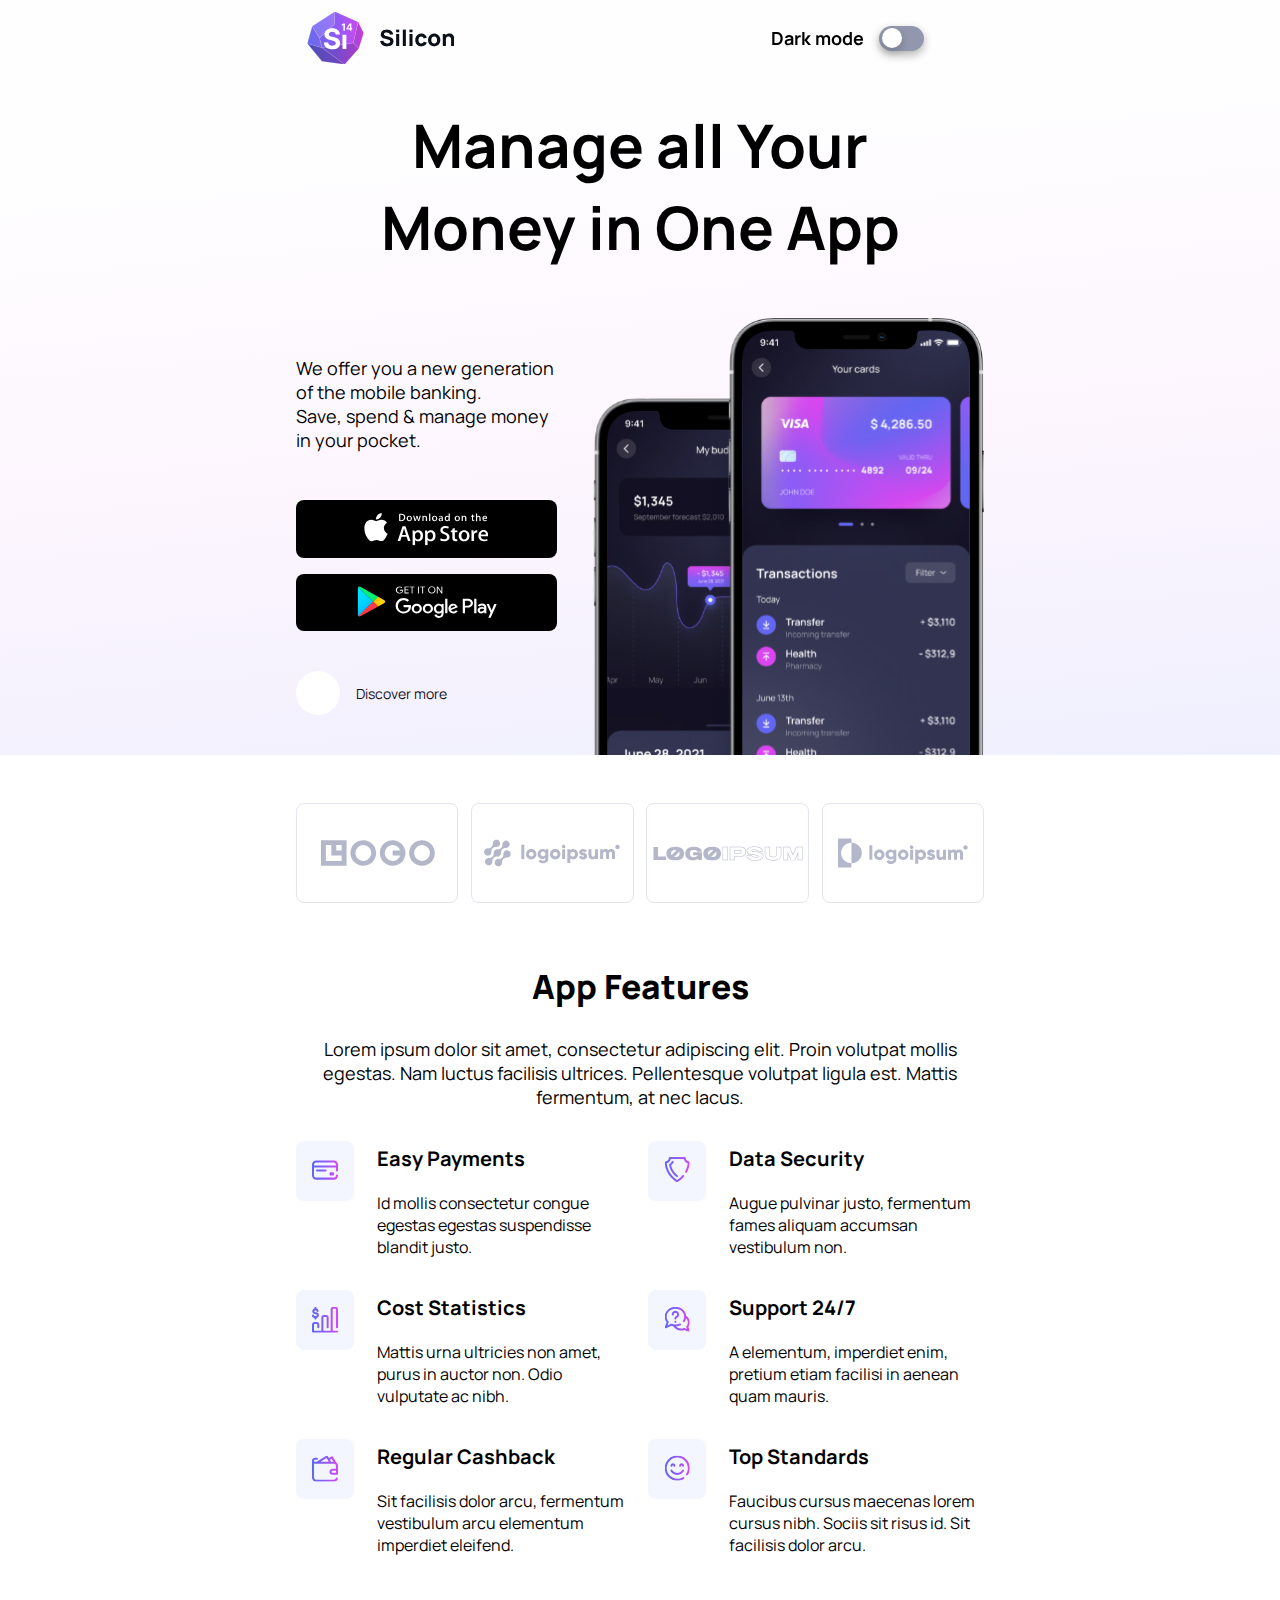
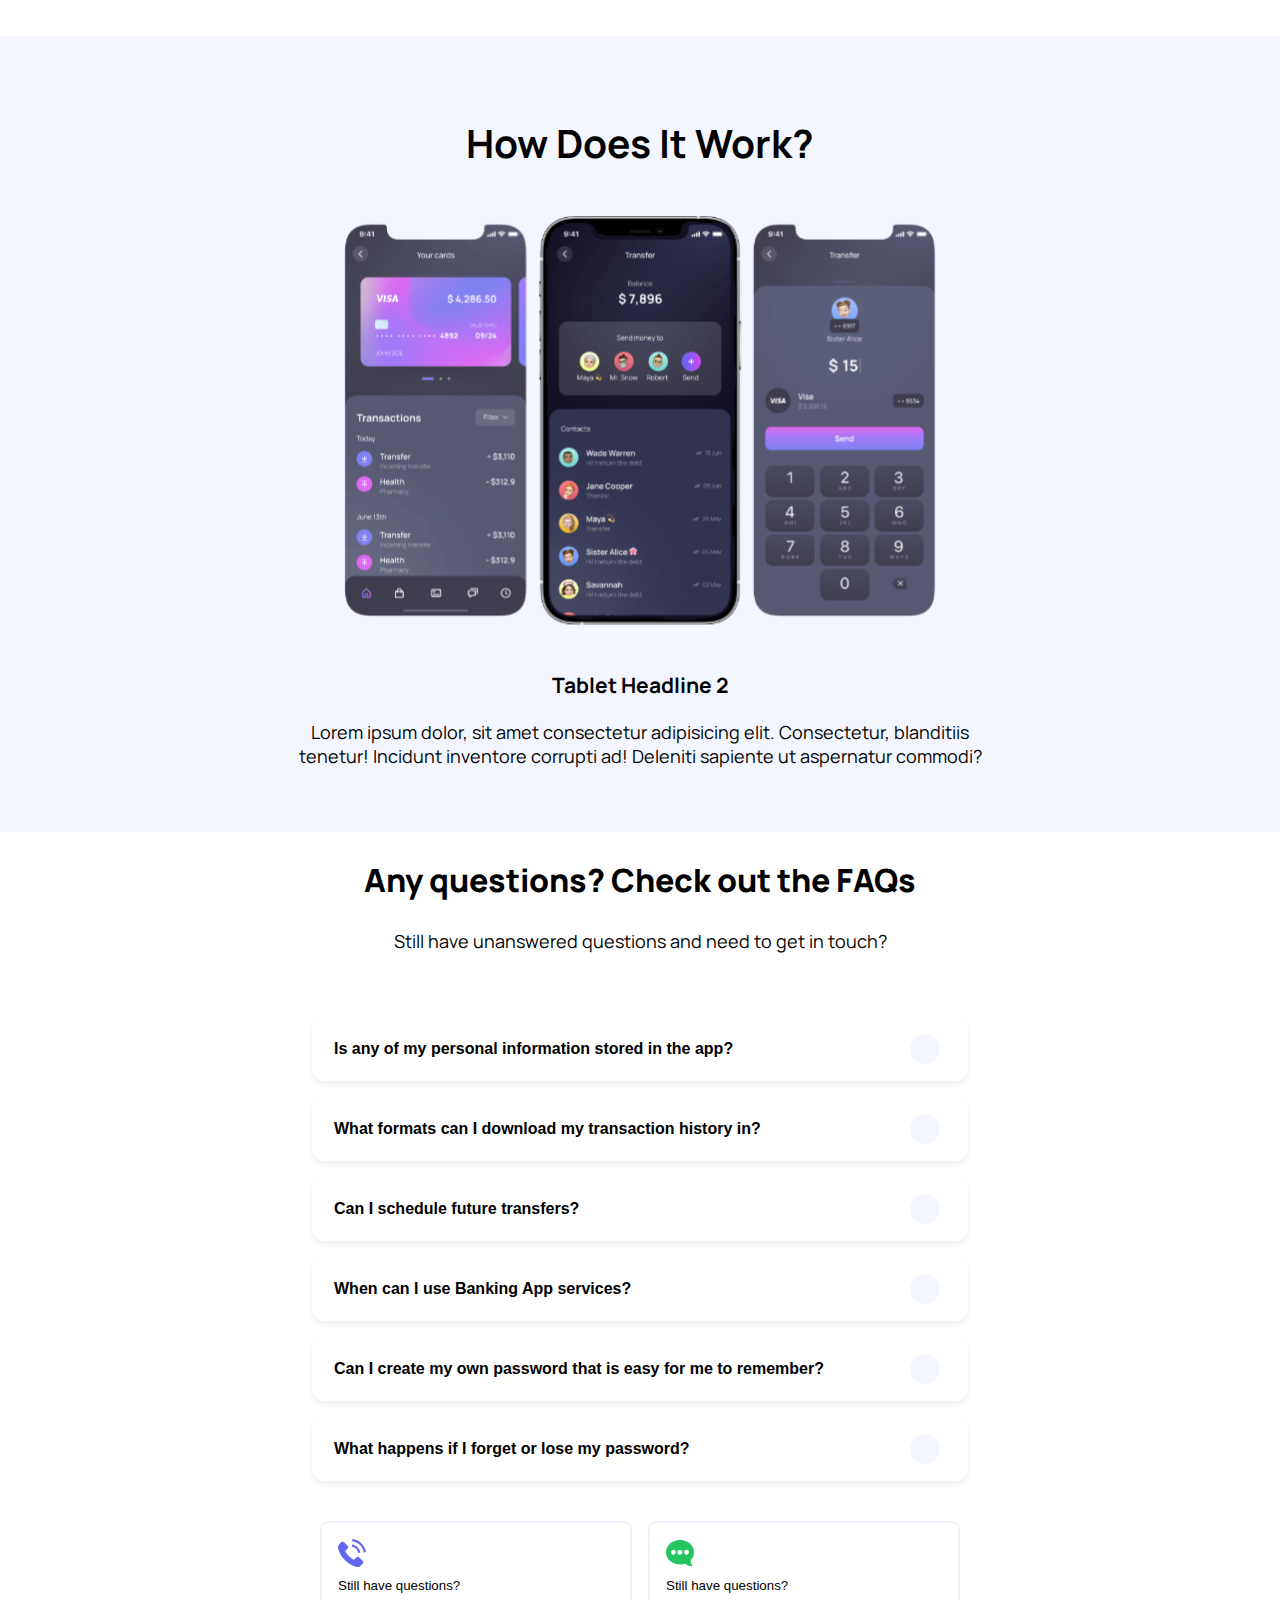
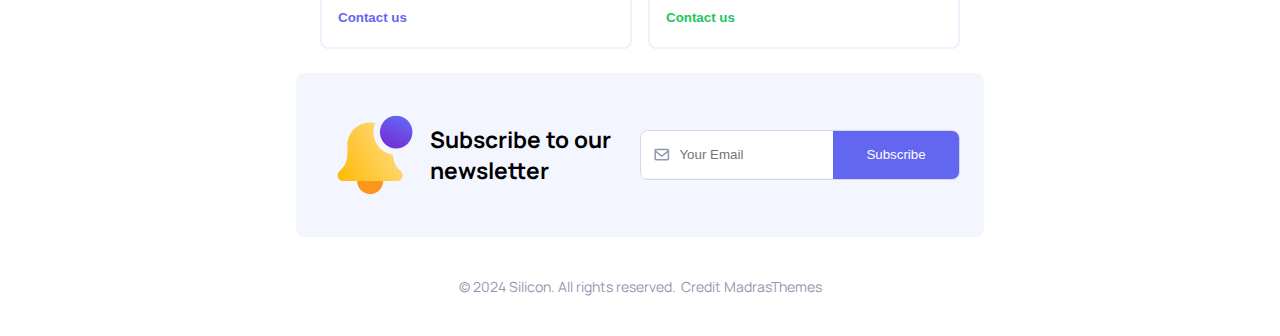
<file: index.html>
<!DOCTYPE html>
<html lang="en">
<head>
    <meta charset="UTF-8">
    
    <meta name="viewport" content="width=device-width, initial-scale=1.0">

    <meta name="description" content="Silly-con has time-robbing features, so don't put too much effort into it. . .">

    <link rel="shortcut icon" href="/images/silicon-favicon.ico" type="image/x-icon">
    <!-- CDN FONTAWESOME -->
    <link rel="stylesheet" href="https://cdnjs.cloudflare.com/ajax/libs/font-awesome/6.6.0/css/all.min.css" integrity="sha512-Kc323vGBEqzTmouAECnVceyQqyqdsSiqLQISBL29aUW4U/M7pSPA/gEUZQqv1cwx4OnYxTxve5UMg5GT6L4JJg==" crossorigin="anonymous" referrerpolicy="no-referrer" />
    
    <!-- CSS files -->
    <link rel="stylesheet" href="/css/main.css">
    <!-- <link rel="stylesheet" href="/css/themes.css"> -->

    <title>Silicon</title>

</head>

<body>
    <!-- The Wrapper structure mainly comes from school guidance material. (Tips & Trixs video) -->
    <div class="wrapper">
    
        <!-- I have created thick visual breakers so one can find easier. -->
        <!-- <a href="https://www.coolgenerator.com/ascii-text-generator">ANSI Shadow</a> -->



        <!-- #################################################################################################### -->
        <!-- #################################################################################################### -->
                                <!-- ███╗   ██╗ █████╗ ██╗   ██╗██████╗  █████╗ ██████╗  -->
                                <!-- ████╗  ██║██╔══██╗██║   ██║██╔══██╗██╔══██╗██╔══██╗ -->
                                <!-- ██╔██╗ ██║███████║██║   ██║██████╔╝███████║██████╔╝ -->
                                <!-- ██║╚██╗██║██╔══██║╚██╗ ██╔╝██╔══██╗██╔══██║██╔══██╗ -->
                                <!-- ██║ ╚████║██║  ██║ ╚████╔╝ ██████╔╝██║  ██║██║  ██║ -->
                                <!-- ╚═╝  ╚═══╝╚═╝  ╚═╝  ╚═══╝  ╚═════╝ ╚═╝  ╚═╝╚═╝  ╚═╝ -->
        <!-- #################################################################################################### -->
        <!-- #################################################################################################### -->
        
        

        <!-- School Guidance Material Code -->
        <!-- Navigation Bar is mainly recreated from school guidance material. (Tips & Trix video) -->
        <!-- <nav class="navigation"> -->
        <!-- uses _navbar.css -->
            
        <header id="navbar-section" class="sticky-header">
            
            <div class="container">
            
                <a id="logo" href="/index.html">
                    <img id="logo-img" src="images/silicon-logo.svg" alt="Silicon Logotype">
                    <img id="logo-text" src="images/light/logo/silicon-text-light.svg" alt="Text Silicon">
                </a>
                
                <nav id="main-menu" class="navbar">
                    <a class="nav-link" href="#brands-section">Features</a>
                    <a class="nav-link" href="#faq-section">F.A.Q</a>
                    <a class="nav-link" href="#contact-section">Contact us</a>
                </nav>
                
                <div id="darkmode-toggle-switch" class="btn-toggle-switch">
                    <span class="label">Dark mode</span>
                    <label for="darkmode-switch" class="toggle-switch">
                        <input id="darkmode-switch" type="checkbox" aria-label="dark-mode input toggle">
                        <span class="slider round"></span>
                    </label>
                </div>
                
                <a id="auth-signin-create" href="#" class="btn-primary">
                    <i class="fa-regular fa-user" aria-hidden="true"></i>
                    <span>Sign in / up</span>
                </a>
                
                <button class="btn-mobile" title="Menu borked"  aria-label="menu button">
                    <i class="fa-solid fa-bars"></i>
                </button> 
                
            </div>
        </header>



        <!-- #################################################################################################### -->
        <!-- #################################################################################################### -->
                                        <!-- ███╗   ███╗ █████╗ ██╗███╗   ██╗ -->
                                        <!-- ████╗ ████║██╔══██╗██║████╗  ██║ -->
                                        <!-- ██╔████╔██║███████║██║██╔██╗ ██║ -->
                                        <!-- ██║╚██╔╝██║██╔══██║██║██║╚██╗██║ -->
                                        <!-- ██║ ╚═╝ ██║██║  ██║██║██║ ╚████║ -->
                                        <!-- ╚═╝     ╚═╝╚═╝  ╚═╝╚═╝╚═╝  ╚═══╝ -->
        <!-- #################################################################################################### -->
        <!-- #################################################################################################### -->



        <main>    
            


            <!-- #################################################################################################### -->
            <!-- #################################################################################################### -->
                            <!-- ███████╗██╗  ██╗ ██████╗ ██╗    ██╗ ██████╗ █████╗ ███████╗███████╗ -->
                            <!-- ██╔════╝██║  ██║██╔═══██╗██║    ██║██╔════╝██╔══██╗██╔════╝██╔════╝ -->
                            <!-- ███████╗███████║██║   ██║██║ █╗ ██║██║     ███████║███████╗█████╗   --> 
                            <!-- ╚════██║██╔══██║██║   ██║██║███╗██║██║     ██╔══██║╚════██║██╔══╝   -->  
                            <!-- ███████║██║  ██║╚██████╔╝╚███╔███╔╝╚██████╗██║  ██║███████║███████╗ -->
                            <!-- ╚══════╝╚═╝  ╚═╝ ╚═════╝  ╚══╝╚══╝  ╚═════╝╚═╝  ╚═╝╚══════╝╚══════╝ -->
            <!-- #################################################################################################### -->
            <!-- #################################################################################################### -->



            <!-- BASED ON SCHOOL GUIDANCE MATERIAL -->
            <!-- uses _showcase.css -->
            <section id="showcase-section" class="first-section bg-gradient" aria-label="Showcase section">
                
                <div class="showcase">
                    <div class="container rectifier">
                    
                        <div class="sc-headline">
                            <h1>Manage all Your<br/>Money in One App</h1>
                        </div>
                    
                        <div class="sc-content">
                            <p id="sc-text">
                                We offer you a new generation of the mobile banking. <span class="tablet-line-break"><br/></span> Save, spend & manage money in your pocket.
                            </p>
                            <div class="buttons">
                                <a class="btn-download-app" href="#"><img id="appstore" src="/images/light/market/appstore-light.svg" alt="appstore"></a>
                                <a class="btn-download-app" href="#"><img id="playstore" src="/images/light/market/googleplay-light.svg" alt="playstore"></a>
                            </div>
                            <a href="#carousel-section" class="discover-more">
                                <span class="btn-circle">
                                    <i class="fa-solid fa-chevron-down"></i>
                                </span>
                                <span class="changecolordamnit">Discover more</span>
                            </a>
                        </div>
                    
                        <div class="images">
                            <img class="img-back" src="images/desktop/iphone-mybudget-desktop-back.svg" loading="lazy" alt="iphone my budget">
                            <img class="img-front" src="images/desktop/iphone-mycards-desktop-front.svg" loading="lazy" alt="iphone my cards">
                        </div>
                    </div>
                </div>
            
            </section>
            


            <!-- #################################################################################################### -->
            <!-- #################################################################################################### -->
                                    <!-- ██████╗ ██████╗  █████╗ ███╗   ██╗██████╗ ███████╗ -->
                                    <!-- ██╔══██╗██╔══██╗██╔══██╗████╗  ██║██╔══██╗██╔════╝ -->
                                    <!-- ██████╔╝██████╔╝███████║██╔██╗ ██║██║  ██║███████╗ -->
                                    <!-- ██╔══██╗██╔══██╗██╔══██║██║╚██╗██║██║  ██║╚════██║ -->
                                    <!-- ██████╔╝██║  ██║██║  ██║██║ ╚████║██████╔╝███████║ -->
                                    <!-- ╚═════╝ ╚═╝  ╚═╝╚═╝  ╚═╝╚═╝  ╚═══╝╚═════╝ ╚══════╝ -->
            <!-- #################################################################################################### -->
            <!-- #################################################################################################### -->
               
            
            
            <!-- School Guidance Material Code -->
            <!-- Brand bar code is recreated from school guidance material (Tips & Trix video) -->
            <!-- uses _brands.css -->
            <section id="brands-section">
                
                <div class="container">

                    <div id="brand-1" class="brand-box">
                        <img src="images/tablet+/brand-1.svg" loading="lazy" alt="Brand Logo 1">
                    </div>

                    <div id="brand-2" class="brand-box">
                        <img src="images/tablet+/brand-2.svg" loading="lazy" alt="Brand Logo 2">
                    </div>

                    <div id="brand-3" class="brand-box">
                        <img src="images/tablet+/brand-3.svg" loading="lazy" alt="Brand Logo 3">
                    </div>

                    <div id="brand-4" class="brand-box">
                        <img src="images/tablet+/brand-4.svg" loading="lazy" alt="Brand Logo 4">
                    </div>

                    <div id="brand-5" class="brand-box">
                        <img src="images/desktop/brand-5.svg" loading="lazy" alt="Brand Logo 5">
                    </div>

                    <div id="brand-6" class="brand-box">
                        <img src="images/desktop/brand-6.svg" loading="lazy" alt="Brand Logo 6">
                    </div>
                
                </div>
            </section>
            


            <!-- #################################################################################################### -->
            <!-- #################################################################################################### -->
                            <!-- ███████╗███████╗ █████╗ ████████╗██╗   ██╗██████╗ ███████╗███████╗ -->
                            <!-- ██╔════╝██╔════╝██╔══██╗╚══██╔══╝██║   ██║██╔══██╗██╔════╝██╔════╝ -->
                            <!-- █████╗  █████╗  ███████║   ██║   ██║   ██║██████╔╝█████╗  ███████╗ -->
                            <!-- ██╔══╝  ██╔══╝  ██╔══██║   ██║   ██║   ██║██╔══██╗██╔══╝  ╚════██║ -->
                            <!-- ██║     ███████╗██║  ██║   ██║   ╚██████╔╝██║  ██║███████╗███████║ -->
                            <!-- ╚═╝     ╚══════╝╚═╝  ╚═╝   ╚═╝    ╚═════╝ ╚═╝  ╚═╝╚══════╝╚══════╝ -->
            <!-- #################################################################################################### -->
            <!-- #################################################################################################### -->
                                                    <!-- FEATURES 1 -->


            <!-- uses _app-features-section.css -->
            <section id="app-features-section" aria-label="Features section">
                <div class="container flexit">

                    <img id="af-phone-image" src="/images/desktop/af-phone.svg" loading="lazy" alt="iphone 12 pro">

                    <div class="af-text-box">
                        <div class="af-text-above">
                            <h2>App Features</h2>
                            <p>Lorem ipsum dolor sit amet, consectetur adipiscing elit. 
                                Proin volutpat mollis egestas. Nam luctus facilisis ultrices. 
                                Pellentesque volutpat ligula est. Mattis fermentum, at nec lacus.</p>
                        </div>
                    
                        <div class="af-text-below">

                            <div id="feature-1" class="features">
                    
                                <div class="af-img-container">
                                    <img id="af-payments" class="af-img" src="images/mobile+/payments.svg" alt="payments icon">
                                </div>
                    
                                <div class="af-text-container">
                                    <h3>Easy Payments</h3>
                                    <p>Id mollis consectetur congue egestas egestas suspendisse blandit justo.</p>
                                </div>
                            </div>
                            
                            <div id="feature-2" class="features">
                                <div class="af-img-container">
                                    <img id="af-security" class="af-img" src="images/mobile+/security.svg" alt="security icon">
                                </div>
                    
                                <div class="af-text-container">
                                    <h3>Data Security</h3>
                                    <p>Augue pulvinar justo, fermentum fames aliquam accumsan vestibulum non.</p>
                                </div>
                            </div>
                            
                            <div id="feature-3" class="features">
                                <div class="af-img-container">
                                    <img id="af-statistics" class="af-img" src="images/mobile+/statistics.svg" alt="statistics icon">
                                </div>
                    
                                <div class="af-text-container">
                                    <h3>Cost Statistics</h3>
                                    <p>Mattis urna ultricies non amet, purus in auctor non. Odio vulputate ac nibh.</p>
                                </div>
                    
                            </div>
                            
                            <div id="feature-4" class="features">
                                <div class="af-img-container">
                                    <img id="af-support" class="af-img" src="/images/mobile+/support.svg" alt="support icon">
                                </div>
                    
                                <div class="af-text-container">
                                    <h3>Support 24/7</h3>
                                    <p>A elementum, imperdiet enim, pretium etiam facilisi in aenean quam mauris.</p>
                                </div>
                            </div>
                            
                            <div id="feature-5" class="features">
                                <div class="af-img-container">
                                    <img id="af-cashback" class="af-img" src="images/mobile+/cashback.svg" alt="cashback icon">
                                </div>
                                <div class="af-text-container">
                                    <h3>Regular Cashback</h3>
                                    <p>Sit facilisis dolor arcu, fermentum vestibulum arcu elementum imperdiet eleifend.</p>
                                </div>
                            </div>
                            
                            <div id="feature-6" class="features">
                                <div class="af-img-container">
                                    <img id="af-standards" class="af-img" src="images/mobile+/happy.svg" alt="happy icon">
                                </div>
                                <div class="af-text-container">
                                    <h3>Top Standards</h3>
                                    <p>Faucibus cursus maecenas lorem cursus nibh. Sociis sit risus id. Sit facilisis dolor arcu.</p>
                                </div>
                            </div>
                        </div>
                    </div>
                </div>    
            </section>



            <!-- #################################################################################################### -->
            <!-- #################################################################################################### -->
                            <!--  ██████╗ █████╗ ██████╗  ██████╗ ██╗   ██╗███████╗███████╗██╗      -->    
                            <!-- ██╔════╝██╔══██╗██╔══██╗██╔═══██╗██║   ██║██╔════╝██╔════╝██║      -->    
                            <!-- ██║     ███████║██████╔╝██║   ██║██║   ██║███████╗█████╗  ██║      -->    
                            <!-- ██║     ██╔══██║██╔══██╗██║   ██║██║   ██║╚════██║██╔══╝  ██║      -->    
                            <!-- ╚██████╗██║  ██║██║  ██║╚██████╔╝╚██████╔╝███████║███████╗███████╗ -->
                            <!-- ╚═════╝╚═╝  ╚═╝╚═╝  ╚═╝ ╚═════╝  ╚═════╝ ╚══════╝╚══════╝╚══════╝  -->
            <!-- #################################################################################################### -->
            <!-- #################################################################################################### -->


           
            <!-- Version 8 ( uses _carousel.css) -->
            <section id="carousel-section" aria-label="Carousel">
                <div class="container c-wrap">

                    <div class="c-title">
                        <h2>How Does It Work?</h2>
                    </div>
                    
                    <!-- Mobile Carousel - Completed. -->
                    <section class="mobile-carousel">
                        
                        <div class="carousel-wrapper">
                            <div class="carousel-grid">
                                <div class="c-layers c-top-layer">
                                    <img src="/images/carousel/mobile/mobile-layer_1.svg" loading="lazy" alt="iphone-top-layer" class="outer-layers layer-1" aria-hidden="true">
                                </div>
                                <div id="c-slide-layer" class="c-middle-layer" draggable="true">
                                    <div class="c-layers left">
                                        <img src="/images/carousel/mobile/mobile-layer_2-1.svg" loading="lazy" alt="silicon image" class="inner-layers image-1">
                                    </div>
                                    <div class="c-layers middle">
                                        <img src="/images/carousel/mobile/mobile-layer-2-2.svg" loading="lazy" alt="silicon image" class="inner-layers image-2">
                                    </div>
                                    <div class="c-layers right">
                                        <img src="/images/carousel/mobile/mobile-layer_2-3.svg" loading="lazy" alt="silicon image" class="inner-layers image-3">
                                    </div>
                                </div>

                                <div class="c-layers c-bottom-layer">
                                    <img src="/images/carousel/mobile/mobile-layer_3.svg" loading="lazy" alt="black" class="outer-layers layer-3 " aria-hidden="true">
                                </div>

                                <!-- carousel-mobile.js -->
                                <div class="mobile-text-container">
                                    <h3 class="carousel-heading"></h3>
                                    <p class="carousel-text"></p>
                                </div>
                            </div>
                        </div>

                    </section>
                    
                    <!-- Tablet Carousel - In progress -->
                    <section class="tablet-carousel">

                        <div class="carousel-wrapper">
                                
                            <div id="t-slide-box" class="slide-box" draggable="true">
                                <div class="slide-layers c-box-left">
                                    <img id="t-1" src="/images/carousel/tablet/tablet-layer_2-1.svg" loading="lazy" alt="silicon image" class="slide-layer left">
                                </div>
                                <div class="slide-layers c-box-middle">
                                    <img id="t-2" src="/images/carousel/tablet/tablet-layer_2-2.svg" loading="lazy" alt="silicon image" class="slide-layer middle">
                                </div>
                                <div class="slide-layers c-box-right">
                                    <img id="t-3" src="/images/carousel/tablet/tablet-layer_2-3.svg" loading="lazy" alt="silicon image" class="slide-layer right">
                                </div> 
                            </div>
                            
                            <div class="slide-bg t-shell-outline" aria-hidden="true">
                                <img id="t-shell-outline" src="/images/carousel/mobile/mobile-layer_1.svg" loading="lazy" alt="iphone-top-layer" class="bottom-layer">
                            </div>

                            <div class="slide-bg t-shell-bg" aria-hidden="true">
                                <img id="t-shell-bg" src="/images/carousel/mobile/mobile-layer_3.svg" loading="lazy" alt="slide background" class="bottom-layer">
                            </div>

                            <!-- carousel-t-dt.js -->
                            <div class="carousel-text-container">
                                <h3 class="carousel-heading"></h3>
                                <p class="carousel-text"></p>
                            </div>

                        </div>
                    </section>
                    
                    <!-- Desktop Carousel - In progress -->
                    <section class="desktop-carousel">
                        <div class="carousel-wrapper">
                            
                                
                            <div id="d-slide-box" class="slide-box" draggable="true">
                                <div class="slide-layers c-box-left mask">
                                    <img id="d-1" src="/images/carousel/desktop/desktop-layer-2-1.svg" loading="lazy" alt="silicon image" class="slide-layer left">
                                </div>
                                <div class="slide-layers c-box-middle mask">
                                    <img id="d-2" src="/images/carousel/desktop/desktop-layer-2-2.svg" loading="lazy" alt="silicon image" class="slide-layer middle">
                                </div>
                                <div class="slide-layers c-box-right mask">
                                    <img id="d-3" src="/images/carousel/desktop/desktop-layer-2-3.svg" loading="lazy" alt="silicon image" class="slide-layer right">
                                </div>   
                            </div>
                            
                            <div class="slide-bg" aria-hidden="true">
                                <img id="d-shell" src="/images/carousel/desktop/desktop-layer_3.svg" loading="lazy" alt="iphone-shell" class="bottom-layer">
                            </div>

                            <!-- carousel-t-dt.js -->
                            <div class="carousel-text-container">
                                <h3 class="carousel-heading"></h3>
                                <p class="carousel-text"></p>
                            </div>
                            
                        </div>
                    </section>

                </div>
            </section>



            <!-- #################################################################################################### -->
            <!-- #################################################################################################### -->
                            <!-- ███████╗███████╗ █████╗ ████████╗██╗   ██╗██████╗ ███████╗███████╗ -->
                            <!-- ██╔════╝██╔════╝██╔══██╗╚══██╔══╝██║   ██║██╔══██╗██╔════╝██╔════╝ -->
                            <!-- █████╗  █████╗  ███████║   ██║   ██║   ██║██████╔╝█████╗  ███████╗ -->
                            <!-- ██╔══╝  ██╔══╝  ██╔══██║   ██║   ██║   ██║██╔══██╗██╔══╝  ╚════██║ -->
                            <!-- ██║     ███████╗██║  ██║   ██║   ╚██████╔╝██║  ██║███████╗███████║ -->
                            <!-- ╚═╝     ╚══════╝╚═╝  ╚═╝   ╚═╝    ╚═════╝ ╚═╝  ╚═╝╚══════╝╚══════╝ -->
            <!-- #################################################################################################### -->
            <!-- #################################################################################################### -->
                                                    <!-- FEATURES 2 -->



                <section id="app-features-followup-section" aria-label="Features section continuation">
                    
                    <div class="container sf-grid-wrap">
                        <div class="sf-upper-box">
                            <div class="text-cluster-left">
                        
                                <h2 id="sf-heading-1">Make your money transfer simple and clear</h2>
                        
                                <div class="sf2-flexthis">
                                    <img src="/images/light/icons/icon-l-checkmark-light.svg" alt="checkmark" aria-hidden="true">
                                    <p>Banking transactions are free for you</p>
                                </div>
                        
                                <div class="sf2-flexthis">
                                    <img src="/images/light/icons/icon-l-checkmark-light.svg" alt="checkmark" aria-hidden="true">
                                    <p>No monthly cash commission</p>
                                </div>
                        
                                <div class="sf2-flexthis">
                                    <img src="/images/light/icons/icon-l-checkmark-light.svg" alt="checkmark" aria-hidden="true">
                                    <p>Manage payments and transactions online</p>
                                </div>

                                <button id="fs2-btn-1" class="btn btn-primary sf-direction">
                                    <label for="fs2-btn-1">Learn more </label>
                                    <i class="fa-solid fa-arrow-right icon"></i>
                                </button>

                            </div>
                        
                            <div class="sf-image-box-right">
                                
                                <div class="right-img-back">
                                    <img class="sf2-1" src="/images/desktop/f2-1-back.svg" loading="lazy" alt="economic forecast">
                                </div>
                                
                                <div class="right-img-front">
                                    <img class="sf2-2" src="/images/desktop/f2-1-front.svg" loading="lazy" alt="send money to"  class="image-override">
                                </div>
                        
                            </div>

                        </div>
                        
                        <div class="sf-lower-box">
                        
                            <div class="sf-image-box-left">
                                
                                <div class="left-img-back">
                                    <img class="sf2-3" src="/images/desktop/f2-2-back.svg" loading="lazy" alt="contacts">
                                </div>
                                
                                <div class="left-img-front">
                                    <img class="sf2-4"  src="/images/desktop/f2-2-front.svg" loading="lazy" alt="visa card">
                                </div>
                        
                            </div>
                        
                            <div class="text-cluster-right">
                                
                                <h2 id="sf-heading-2"> Receive payment from international bank details</h2>
                                
                                <div class="text-box-right">

                                    <div class="sf-left-bunch">
                                        <div class="sf2-img-container">
                                            <img src="/images/mobile+/payments.svg" alt="payment icon">
                                        </div>
                                        <p>Manage your payments online. Mollis congue egestas egestas fermentum fames.</p>
                                    </div>

                                    <div class="sf-right-bunch">
                                        <div class="sf2-img-container">
                                            <img src="/images/mobile+/cashback.svg" alt="wallet icon">
                                        </div>
                                        <p>A elementur and imperdiet enim, pretium etiam facilisi aenean quam mauris.</p>
                                    </div>

                                </div>

                                <button id="fs2-btn-2" class="btn btn-primary sf-direction">
                                    <label for="fs2-btn-2">Learn more</label>
                                    <i class="fa-solid fa-arrow-right icon"></i>
                                </button>

                            </div>

                        </div>

                    </div>

                </section>



            <!-- #################################################################################################### -->
            <!-- #################################################################################################### -->
                                <!-- ██████╗ ███████╗██╗   ██╗██╗███████╗██╗    ██╗███████╗ -->
                                <!-- ██╔══██╗██╔════╝██║   ██║██║██╔════╝██║    ██║██╔════╝ -->
                                <!-- ██████╔╝█████╗  ██║   ██║██║█████╗  ██║ █╗ ██║███████╗ -->
                                <!-- ██╔══██╗██╔══╝  ╚██╗ ██╔╝██║██╔══╝  ██║███╗██║╚════██║ -->
                                <!-- ██║  ██║███████╗ ╚████╔╝ ██║███████╗╚███╔███╔╝███████║ -->
                                <!-- ╚═╝  ╚═╝╚══════╝  ╚═══╝  ╚═╝╚══════╝ ╚══╝╚══╝ ╚══════╝ -->
            <!-- #################################################################################################### -->
            <!-- #################################################################################################### -->



            <section id="testimonial-section" aria-label="Testimonails section">
                <div class="container">
                    <div class="testimonials-box">
                        <h2>Clients are <br/>Loving Our App</h2>
                        <div class="reviews">
                            <div class="review-box">
                                <img class="quote-icon" src="/images/light/icons/icon-l-quote-light.svg" alt="quote icon" >
                                <div class="quote-box">
                                    <img class="review-rating" src="/images/light/icons/icon-l-rating4-light.svg" alt="four out of five star rating">
                                    <p>Sit pretium aliquam tempor, orci dolor sed maecenas rutrum sagittis. Laoreet posuere rhoncus, egestas lacus, egestas justo aliquam vel. Nisi vitae lectus hac hendrerit. Montes justo turpis sit amet.</p>
                                    <div class="review-info">
                                        <img class="reviewer-avatar" src="/images/light/avatars/woman.svg" alt="female avatar">
                                        <div class="reviewer">
                                            <h3>Fannie Summers</h3>
                                            <p>Designer</p>
                                        </div>
                                    </div>
                                </div>
                            </div>
                            <div class="review-box">
                                <img class="quote-icon" src="/images/light/icons/icon-l-quote-light.svg" alt="quote icon" >
                                <div class="quote-box">
                                    <img class="review-rating" src="/images/light/icons/icon-l-rating5-light.svg" alt="five out of five star rating">
                                    <p>Nunc senectus leo vel venenatis accumsan vestibulum sollicitudin amet porttitor. Nisl bibendum nulla tincidunt eu enim ornare dictumst sit amet. Dictum pretium dolor tincidunt egestas eget nunc.</p>
                                    <div class="review-info">
                                        <img class="reviewer-avatar" src="/images/light/avatars/man.svg" alt="male avatar">
                                        <div class="reviewer">
                                            <h3>Albert Flores</h3>
                                            <p>Developer</p>
                                        </div>
                                    </div>
                                </div>
                            </div>
                        </div>
                    </div>
                </div>

            </section>



            <!-- #################################################################################################### -->
            <!-- #################################################################################################### -->
                                            <!-- ███████╗ █████╗  ██████╗  -->
                                            <!-- ██╔════╝██╔══██╗██╔═══██╗ -->
                                            <!-- █████╗  ███████║██║   ██║ -->
                                            <!-- ██╔══╝  ██╔══██║██║▄▄ ██║ -->
                                            <!-- ██║     ██║  ██║╚██████╔╝ -->
                                            <!-- ╚═╝     ╚═╝  ╚═╝ ╚══▀▀═╝  -->
            <!-- #################################################################################################### -->
            <!-- #################################################################################################### -->

            
            <!-- <a href="https://www.w3schools.com/howto/tryit.asp?filename=tryhow_js_accordion">Accordian</a> -->
            <section id="faq-section" aria-label="Frequently asked questions">
                
                    <div class="container faq-container">

                        <div class="faq-heading-field">

                            <div class="faq-heading-text">
                                <h2>Any questions? Check out the FAQs</h2>
                                <p>Still have unanswered questions and need to get in touch?</p>
                            </div>
                        </div>

                        <div class="faq-accordion-box">
                            <div class="box-box">
                                <button id="a1" class="faq-accordion">
                                    <label class="a1" for="a1">Is any of my personal information stored in the app?</label>
                                    <i class="fa-solid fa-chevron-down icon-down"></i>
                                </button>
                                <div class="container faq-panel">
                                    <p>Nunc duis id aenean gravida tincidunt eu, tempor
                                        ullamcorper. Viverra aliquam arcu, viverra et,
                                        cursus. Aliquet pretium cursus adipiscing gravida
                                        et consequat lobortis arcu velit. Nibh pharetra
                                        fermentum duis accumsan lectus non. Massa
                                        cursus molestie lorem scelerisque pellentesque.
                                        Nisi, enim, arcu purus gravida adipiscing euismod
                                        montes, duis egestas. Vehicula eu etiam quam
                                        tristique tincidunt suspendisse ut consequat.
                                        
                                        <br/><br/>Ornare senectus fusce dignissim ut. Integer
                                        consequat in eu tortor, faucibus et lacinia
                                        posuere. Turpis sit viverra lorem suspendisse
                                        lacus aliquam auctor vulputate. Quis egestas
                                        aliquam nunc purus lacus, elit leo elit facilisi.
                                        Dignissim amet adipiscing massa integer.</p>
                                </div>
                            </div>
                        
                            <div class="box-box">
                                <button id="a2" class="faq-accordion">
                                    <label class="a2" for="a2">What formats can I download my transaction history in?</label>
                                    <i class="fa-solid fa-chevron-down icon-down"></i>
                                </button>
                                <div class="container faq-panel">
                                    <p>Lorem ipsum dolor sit amet consectetur adipisicing elit. Non, culpa odio velit laborum in officiis vel, dicta impedit ea iusto sint aut id nemo itaque facere perferendis eius eligendi saepe quibusdam nostrum? Dolorum modi maxime quos reiciendis minima pariatur eum, neque assumenda quisquam aspernatur, veritatis veniam amet in ipsam culpa inventore. Officiis laborum voluptatibus laudantium minima, nihil iusto totam animi voluptas eveniet, aliquid quos quas autem nam quis praesentium exercitationem vitae quasi commodi odit quae velit ab recusandae ea dolor! Dignissimos eius cupiditate, sit velit hic sequi vitae iusto cum autem doloribus ex eveniet nihil molestias earum? Maiores quae facere accusamus unde at quam odit nostrum iste harum numquam voluptates, accusantium deleniti ducimus eligendi nisi reiciendis, dignissimos debitis. Aut culpa voluptatibus iste saepe? Sequi nisi ipsum enim? Placeat reprehenderit asperiores dicta. Est unde ex saepe necessitatibus non sint ad delectus magnam voluptates sequi sapiente animi dolorum praesentium culpa adipisci, quo quis dolore id. Molestiae, dolorum. Earum velit dicta reiciendis officia? Rem, velit perferendis exercitationem placeat fugit soluta corrupti odio at debitis nulla quam saepe atque cupiditate, distinctio ipsam quis quod optio nobis animi consequuntur nam sapiente labore? Cumque illo earum facere voluptate saepe dignissimos eveniet quo velit. Eaque laudantium dolore, beatae, modi repellendus autem aliquid quibusdam nesciunt, voluptates corporis vero sunt suscipit ea soluta placeat accusamus quidem eos! Voluptatem magni quam deserunt aut, ab, hic quibusdam quos praesentium doloremque odio explicabo eius quis nobis. Quae magnam cum odio, sint eveniet fugit autem cumque blanditiis eligendi minima. Corporis praesentium totam saepe aliquid ipsam nemo aut illo natus voluptatum earum aliquam necessitatibus perferendis beatae perspiciatis asperiores dolore, nobis repellat ut unde harum porro magnam ipsa. Sed, doloribus.</p>
                                </div>
                            </div>
                        
                            <div class="box-box">
                                <button id="a3" class="faq-accordion">
                                    <label class="a3" for="a3">Can I schedule future transfers?</label>
                                    <i class="fa-solid fa-chevron-down icon-down"></i>
                                </button>
                                <div class="container faq-panel">
                                    <p>Lorem ipsum dolor sit amet consectetur adipisicing elit. Architecto dignissimos reiciendis fugit alias perferendis voluptates vitae pariatur. Magni totam laudantium aspernatur similique eaque quis nesciunt, aut, voluptatum, laborum vero ducimus qui nobis eius. Ducimus repellendus commodi nostrum quaerat, unde beatae cumque expedita quos libero sequi iste totam aspernatur neque aliquam rerum officiis laboriosam laudantium numquam vero perspiciatis mollitia! Tempora facilis cum, consectetur, asperiores et corrupti modi dignissimos ab voluptate delectus consequuntur iure quam sed.</p>
                                </div>
                            </div>

                            <div class="box-box">
                                <button id="a4" class="faq-accordion">
                                    <label class="a4" for="a4">When can I use Banking App services?</label>
                                    <i class="fa-solid fa-chevron-down icon-down"></i>
                                </button>
                                <div class="container faq-panel">
                                    <p>Lorem ipsum dolor sit amet consectetur adipisicing elit. Molestias, repellat dicta alias unde quisquam minus voluptates rerum temporibus assumenda laboriosam, voluptas officiis consequuntur cum distinctio qui culpa sed maiores dolorem expedita laudantium minima tempore? Eaque enim numquam facilis ad iure. Similique laboriosam deserunt praesentium? Sed, assumenda unde! Nihil cumque laboriosam tempora optio laborum placeat natus sunt delectus officia, ratione ab doloremque! Quo ipsam provident libero assumenda fuga mollitia possimus voluptas porro explicabo soluta sed expedita culpa dicta, dignissimos, veniam consequatur quibusdam molestias vero minima quos ratione eos consectetur qui. Adipisci quibusdam tenetur neque mollitia, esse consectetur, exercitationem sint repudiandae consequatur maiores, tempore cum? Ex harum temporibus nam, odio amet illum id nobis reiciendis natus numquam omnis. Nisi vel eaque dicta laboriosam officiis eius dolor earum, labore aperiam id non a soluta mollitia nostrum.</p>
                                </div>
                            </div>
                        
                            <div class="box-box">
                                <button id="a5" class="faq-accordion">
                                    <label class="a5" for="a5">Can I create my own password that is easy for me to remember?</label>
                                    <i class="fa-solid fa-chevron-down icon-down"></i>
                                </button>
                                <div class="container faq-panel">
                                    <p>Lorem ipsum dolor sit amet consectetur adipisicing elit. Et, quis? Quia, corrupti inventore enim aperiam suscipit, totam incidunt sed eum, quaerat maxime harum deleniti distinctio explicabo numquam quo pariatur voluptas impedit tenetur fugit tempore sequi eligendi ducimus omnis. Ullam, porro adipisci veritatis impedit at repellendus ipsa. Quis accusantium magni itaque provident nobis error ipsa tempora vitae ullam sunt exercitationem ipsum nesciunt quod minima rerum, aperiam eveniet hic!</p>
                                </div>
                            </div>
                        
                            <div class="box-box">
                                <button id="a6" class="faq-accordion">
                                    <label class="a6" for="a6">What happens if I forget or lose my password?</label>
                                    <i class="fa-solid fa-chevron-down icon-down"></i>
                                </button>
                                <div class="container faq-panel">
                                    <p>Lorem ipsum dolor sit amet consectetur adipisicing elit. Placeat, eaque consequatur, fugit quaerat voluptates ab sunt reprehenderit iure iusto nulla quas ipsum fugiat sed temporibus error aliquam doloribus, ratione architecto debitis veniam omnis quod. Corporis consequatur beatae temporibus architecto autem maiores ipsum commodi! Aliquid quo atque architecto, harum culpa voluptatem ratione temporibus eligendi porro fuga exercitationem facere ad quod consequuntur dolorum est autem impedit pariatur ipsam minima a officia quasi. Eligendi ipsa vitae fugiat consectetur in facere dolore delectus ab eveniet quam, quod et a reprehenderit laudantium natus eius harum. At, nostrum harum sit accusantium perspiciatis aliquam officiis commodi quo qui ipsam fugiat quidem expedita, sequi doloremque. Necessitatibus ut enim, earum hic illum dignissimos aperiam, placeat quibusdam neque perferendis repellat similique ullam consequatur sed iure quia quod architecto laudantium consectetur incidunt mollitia, expedita maiores id non! Quae, sed corrupti mollitia aspernatur, repellat odio officiis cumque saepe dolores harum error maiores! Inventore necessitatibus enim vero dolorum architecto quidem nam maiores ullam, distinctio, deleniti facere dignissimos quisquam rem perferendis suscipit fugiat, fuga officia. Adipisci nostrum culpa et. Dolore ipsum quisquam perspiciatis alias commodi totam ad nihil exercitationem ipsa in fugiat cupiditate soluta praesentium, aspernatur atque! Nostrum voluptatum porro ipsa dolores animi. Porro hic nostrum, eligendi excepturi eum nulla? Nihil porro maiores eos quod harum illum blanditiis, deserunt quibusdam vero sunt eligendi architecto. Quaerat perferendis repellat impedit quo officia provident beatae? Repellat tempore eius sequi excepturi vitae neque architecto consequatur officiis quam quibusdam. Recusandae veritatis veniam pariatur vel, neque saepe omnis cum aliquam laborum similique nesciunt modi dolorum sint tempore necessitatibus repudiandae cumque accusantium quasi hic porro consectetur magni doloribus? A, dolores quae. Eos tenetur illo, ducimus sint facere ullam voluptatum? Reiciendis reprehenderit ea maiores commodi corrupti corporis rerum quaerat consectetur perferendis, suscipit quam, delectus voluptate ipsam necessitatibus exercitationem asperiores unde enim, recusandae id! Molestias similique recusandae corrupti tempora voluptatum illum placeat architecto dicta iusto, temporibus labore dolorum neque dolore animi et ipsam sed quos voluptate nemo autem amet! Accusantium tenetur dolores voluptates sunt aliquid. Harum deleniti doloremque tempora officia ad, debitis iure perspiciatis, eius architecto quidem distinctio reiciendis nihil expedita minus laborum eaque animi ab temporibus quae id! Porro.</p>
                                </div>
                            </div>
                        </div>

                        <div class="faq-m-contact">
                            <button id="m-contact-btn" class="btn btn-primary" aria-label="contact us now">
                                <label for="m-contact-btn">Contact us now</label>
                            </button>
                        </div>

                        <div class="faq-t-contact">
                            <button id="call-us" class="call-us tplus-style" aria-label="call us">
                                <img src="/images/light/icons/icon-l-phone-light.svg" alt="phone icon">
                                <p>Still have questions?</p>
                                <div class="call-us-flex contact-us">
                                    <label for="call-us">Contact us</label>
                                    <i class="fa-solid fa-arrow-right"></i>
                                </div>
                            </button>
                            <button id="message-us" class="message-us tplus-style" aria-label="message us">
                                <img src="/images/light/icons/icon-l-bubble-light.svg" alt="phone icon">
                                <p>Still have questions?</p>
                                <div class="message-us-flex contact-us">
                                    <label for="message-us">Contact us</label>
                                    <i class="fa-solid fa-arrow-right"></i>
                                </div>
                            </button>
                        </div>

                    </div>

            </section>



            <!-- #################################################################################################### -->
            <!-- #################################################################################################### -->
                            <!-- ███████╗██╗   ██╗██████╗ ███████╗ ██████╗██████╗ ██╗██████╗ ███████╗ -->
                            <!-- ██╔════╝██║   ██║██╔══██╗██╔════╝██╔════╝██╔══██╗██║██╔══██╗██╔════╝ -->
                            <!-- ███████╗██║   ██║██████╔╝███████╗██║     ██████╔╝██║██████╔╝█████╗   --> 
                            <!-- ╚════██║██║   ██║██╔══██╗╚════██║██║     ██╔══██╗██║██╔══██╗██╔══╝   -->  
                            <!-- ███████║╚██████╔╝██████╔╝███████║╚██████╗██║  ██║██║██████╔╝███████╗ -->
                            <!-- ╚══════╝ ╚═════╝ ╚═════╝ ╚══════╝ ╚═════╝╚═╝  ╚═╝╚═╝╚═════╝ ╚══════╝ -->
            <!-- #################################################################################################### -->
            <!-- #################################################################################################### -->



            <!-- Before watching the Tips & Trix video! -->
            <section id="subscribe-section"  aria-label="subscribe section">

                <div class="container  center">

                    <div class="sub-box">
                        
                        <div class="sub-info-box">
                            <img id="sub-image" src="./images/mobile+/notification.svg" alt="image 'notification'">
                            <h2 id="img-text-md">Subscribe to our newsletter <span id="d-ext">to stay informed about the latest updates.</span></h2>                                    
                        </div>
                        
                        <div class="sub-input-box">

                            <div class="sub-border">

                                <form id="sub-scribe">
                                    <div class="input-field">
                                        <img class="icon" src="/images/light/icons/icon-l-mail-light.svg" alt="">
                                        <!-- https://developer.mozilla.org/en-US/docs/Web/HTML/Attributes/autocomplete#values -->
                                        <input type="email" id="email" class="email" placeholder="Your Email" autocomplete="off">
                                    </div>
                                </form>
                                
                                <div class="sub-btn">
                                    <button id="sub-btn" class="btn btn-primary" aria-label="subscribe">
                                        <label for="sub-btn">Subscribe</label>
                                    </button>
                                </div>

                            </div>

                        </div>

                    </div>
                    
                </div>

            </section>

        </main>



        <!-- #################################################################################################### -->
        <!-- #################################################################################################### -->
                                <!-- ███████╗ ██████╗  ██████╗ ████████╗███████╗██████╗  --> 
                                <!-- ██╔════╝██╔═══██╗██╔═══██╗╚══██╔══╝██╔════╝██╔══██╗ -->
                                <!-- █████╗  ██║   ██║██║   ██║   ██║   █████╗  ██████╔╝ -->
                                <!-- ██╔══╝  ██║   ██║██║   ██║   ██║   ██╔══╝  ██╔══██╗ -->
                                <!-- ██║     ╚██████╔╝╚██████╔╝   ██║   ███████╗██║  ██║ -->
                                <!-- ╚═╝      ╚═════╝  ╚═════╝    ╚═╝   ╚══════╝╚═╝  ╚═╝ -->
        <!-- #################################################################################################### -->
        <!-- #################################################################################################### -->


        
        <!-- School Guidance Material Code -->
        <!-- Footer is recreated from school guidance material (Tips & Trix video) -->
        <footer id="footer-section" aria-label="Footer / End section">

            <div class="container">
                <p class="copyright"> © 2024 Silicon. All rights reserved. </p>
                <p class="credit"> Credit MadrasThemes</p>
            </div>

        </footer>

    </div>
    


    <!-- #################################################################################################### -->
    <!-- #################################################################################################### -->
                            <!-- ███████╗ ██████╗██████╗ ██╗██████╗ ████████╗███████╗ -->
                            <!-- ██╔════╝██╔════╝██╔══██╗██║██╔══██╗╚══██╔══╝██╔════╝ -->
                            <!-- ███████╗██║     ██████╔╝██║██████╔╝   ██║   ███████╗ -->
                            <!-- ╚════██║██║     ██╔══██╗██║██╔═══╝    ██║   ╚════██║ -->
                            <!-- ███████║╚██████╗██║  ██║██║██║        ██║   ███████║ -->
                            <!-- ╚══════╝ ╚═════╝╚═╝  ╚═╝╚═╝╚═╝        ╚═╝   ╚══════╝ -->
    <!-- #################################################################################################### -->
    <!-- #################################################################################################### -->




    <!-- W3schools and then ChatGPT in order to get it implemented -->
    <!-- Main Javascript -->
    <script src="/js/main.js"></script> 
    <!-- Carousel Javascript -->   
    <script src="/js/carousel-mobile.js"></script>
    <script src="/js/carousel-t-dt.js"></script>
    <!-- Acordion -->
    <script src="/js/accordion.js"></script>

</body>
</html>
</file>
<file: css/main.css>
@charset "UTF-8";
@import url("https://fonts.googleapis.com/css2?family=Manrope:wght@200..800&display=swap");
:root {
  /* Grayscale */
  --color-gray-100: #f3f6ff; /* Light BG */
  --color-gray-100-dark: rgba(243, 246, 255, 0.04); /* Dark BG */
  --color-gray-100-hsl: 224, 100%, 97%;
  --color-gray-200: #EFF2FC; /* Secondary */
  --color-gray-200-op: rgba(239, 242, 252, 0.2); /* Secondary */
  --color-gray-300: #E2E5F1; /* Divider, Border */
  --color-gray-400: #D4D7E5; /* Forms Border */
  --color-gray-500: #B4B7C9; /* Input Placeholder */
  --color-gray-600: #9397AD; /* Muted Text */
  --color-gray-700: #565973; /* Body Text */
  --color-gray-800: #33354D; /* Navigation */
  --color-gray-900: #0b0f19; /* Header, Dark */
  /* Brand */
  --color-primary: #6366F1; /* Brand, Primary */
  --color-primary-op: rgba(99, 101, 241, 0.491); /* Brand, Primary */
  --color-secondary: #585C7B; /* Some Text */
  --color-gradiant-1: #6366F1; /* 0% */
  --color-gradiant-2: #8B5CF6; /* 50% */
  --color-gradiant-3: #D946EF; /* 100% */
  --color-almostblack-blue: #131022; /* Brand Fill */
  /* System & Buttons */
  --color-red: #EF4444; /* Error */
  --color-green: #22C55E; /* Success */
  --color-yellow: #FFBA08; /* Warning */
  --color-blue: #4C82F7; /* Info */
  --color-black: #000; /* Black Button */
  --color-white: #fff;
  --color-white-dark: rgba(255, 255, 255, 0.04); /* Dark BG */
  /* Text Dark-Mode Transparency */
  --color-tex-wh-o100: rgba(255, 255, 255, 1); /* S, M, L */
  --color-tex-wh-o70: rgba(255, 255, 255, 0.7);
  --color-tex-wh-o5: rgba(255, 255, 255, 0.05);
  /* Text Light-Mode */
  --color-tex-gr-bl: rgb(88, 92, 123);
  --color-tex-bl-bl: rgb(19, 16, 34);
  --color-brand-btn: #6366F1; /* Brand, Primary */
  /* Logos */
  --color-twitter: #1CA1F2; /* Twitter Blue */
  --color-youtube: #FF0000; /* Youtube Red */
  --container-padding: 1rem;
  --transition-time: all 0.2s;
  /* Heading Gradient Colours - LIGHT/DARK */ /* Got some help from ChatGPT here (Hex press to hsl didn't work for the background.) */
  /* --clr-grad-1: 221, 87%, 95%; */ /* HSL values for #F1F4FD */
  /* --clr-grad-2: 293, 82%, 60%; */ /* HSL values for #DA46EF */
  /* --clr-grad-3: 238, 80%, 67%; */ /* HSL values for #6366F1 */
  /* Something similar was found in a bootstrap css file. */
  /* --linear-gradient: linear-gradient(0deg, 
  rgba(99,102,241,0.09677419354838712) 0%,
  rgba(218,70,239,0.06912442396313367) 42%,
  rgba(241,244,253,0) 83%
  ); */
  --linear-gradient-sc-sec: linear-gradient(355deg,
  rgba(99,102,241,0.1) 0%,
  rgba(218,70,239,0.05) 42%,
  rgba(241,244,253,0.07) 83%
  );
  --linear-gradient-c-sec: linear-gradient(355deg,
  rgba(99,102,241,0.1) 10%,
  rgba(218,70,239,0.05) 50%,
  rgba(241,244,253,0.07) 100%
  );
  /* NAVIGATION BAR COLOURS */
  --navbar-bg-light: rgba(255, 255, 255, 0); /* Semi-transparent white for light mode */
  --navbar-bg-dark: rgba(0, 0, 0, 0); /* Semi-transparent black for dark mode */
  --navbar-bg-light-scrolled: rgba(255, 255, 255, 1); /* Solid white for scrolled light mode */
  --navbar-bg-dark-scrolled: rgba(0, 0, 0, 1); /* Solid black for scrolled dark mode */
  --navbar-color-light: var(--color-gray-900); /* Text color for light mode */
  --navbar-color-dark: var(--color-white); /* Text color for dark mode */
  --transition-duration: 0.3s; /* Smooth transition duration */
}

/* Pick your poison. */
.old-code {
  display: none;
}

.new-code {
  display: block;
}

* {
  box-sizing: border-box;
  -webkit-tap-highlight-color: rgba(0, 0, 0, 0);
}

body, section, div, header, footer, main, aside, nav, blockquote, p, span {
  margin: 0;
  padding: 0;
}

body {
  font-family: "Manrope", sans-serif;
  font-optical-sizing: auto;
  font-weight: 400;
  font-style: normal;
  font-size: 18px;
}

.wrapper {
  display: grid;
  grid-template-rows: auto 1fr auto;
  height: 100vh;
  grid-template-areas: "showcase-section" "brands-section" "app-features-section" "carousel-section" "footer-section";
}

.bg-gradient {
  /* For browsers that doesn't support gradient. . . . . . . . . . . . . IE? */
  background: rgb(99, 102, 241);
  /* Gradient background */ /* Got some help from ChatGPT here, or rather mostly with changing the colours in the root section. */
  background: var(--linear-gradient-sc-sec);
}

.container {
  width: 100%;
  padding-left: var(--container-padding);
  padding-right: var(--container-padding);
  margin-left: auto;
  margin-right: auto;
}
@media (min-width: 768px) {
  .container {
    max-width: 720px;
  }
}
@media (min-width: 768px) and (min-width: 1400px) {
  .container {
    max-width: 1360px;
  }
}

#line {
  display: none;
}
@media (min-width: 768px) {
  #line {
    display: block;
  }
}

/* (ChatGPT) */
.full-width-line {
  width: 100%;
  border: none; /* Remove default styling */
  border-top: 2px solid var(--color-almostblack-blue); /* Define the line */
  margin: 0; /* Adjust margins as needed */
}

.manrope-Regular {
  font-family: "Manrope", sans-serif;
  font-optical-sizing: auto;
  font-weight: 400;
  font-style: normal;
}

.manrope-SemiBold {
  font-family: "Manrope", sans-serif;
  font-optical-sizing: auto;
  font-weight: 600;
  font-style: normal;
}

.manrope-ExtraBold {
  font-family: "Manrope", sans-serif;
  font-optical-sizing: auto;
  font-weight: 800;
  font-style: normal;
}

/* This handles how buttons should look, act and feel. */
.btn-primary {
  background-color: var(--color-primary);
  color: var(--color-white);
  border-radius: 8px;
  padding: 8px 25px;
  margin: auto;
  display: flex;
  justify-content: center;
  align-items: center;
  text-decoration: none;
}
.btn-primary:hover {
  background-color: var(--color-gray-600);
  color: var(--color-white);
  text-decoration: none;
}
.btn-primary i {
  margin-right: 0.5rem;
}

/* Default light mode styles */
.btn-circle {
  height: 44px;
  width: 44px;
  display: flex;
  justify-content: center;
  align-items: center;
  position: relative;
  border-radius: 50%;
  /* border: 1px solid var(--color-gray-100); */
  color: var(--color-black);
  z-index: 1;
}
.btn-circle::before {
  content: "";
  position: absolute;
  top: 0;
  left: 0;
  width: 100%;
  height: 100%;
  border-radius: 50%;
  background-color: var(--color-white);
  transition: background-color 0.3s ease, opacity 0.3s ease;
  z-index: -1;
}
.btn-circle:hover::before {
  background-color: var(--color-gray-500); /* Lighter gray when hovering */
}
.btn-circle:hover {
  color: var(--color-black);
}

body.dark-mode .btn-circle {
  color: rgb(255, 255, 255);
}
body.dark-mode .btn-circle::before {
  background-color: rgba(255, 255, 255, 0.05);
}

.btn-download-app {
  background-color: var(--color-black);
  color: var(--color-white);
  border-radius: 8px;
  padding: 12px 25px;
  display: flex;
  justify-content: center;
  align-items: center;
  text-decoration: none;
}
.btn-download-app:hover {
  background-color: var(--color-gray-700);
  /* color: var(--color-white); */
  text-decoration: none;
}

.btn-round-white {
  background-color: var(--color-white);
  color: var(--color-white);
  border-radius: 100%;
  padding: 16px;
  display: flex;
  justify-content: center;
  align-items: center;
  text-decoration: none;
}
.btn-round-white:hover {
  background-color: var(--color-gray-600);
  color: var(--color-white);
  text-decoration: none;
}
.btn-round-white i {
  margin-right: 0.5rem;
}

.btn-round-grey {
  background-color: var(--color-secondary);
  color: var(--color-white);
  border-radius: 100%;
  padding: 16px;
  display: flex;
  justify-content: center;
  align-items: center;
  text-decoration: none;
}
.btn-round-grey:hover {
  background-color: var(--color-gray-600);
  color: var(--color-white);
  text-decoration: none;
}
.btn-round-grey i {
  margin-right: 0.5rem;
}

.btn-app {
  background-color: var(--color-black);
  border-radius: 8px;
  padding: 10px 25px;
  width: 100%;
  margin: 8px;
  display: flex;
  justify-content: center;
  align-items: center;
  text-decoration: none;
}
.btn-app:hover {
  background-color: var(--color-gray-600);
  color: var(--color-white);
  text-decoration: none;
}
.btn-app i {
  margin-right: 0.5rem;
}
@media (min-width: 768px) {
  .btn-app {
    flex-direction: row;
    width: auto;
    max-height: auto;
    /* margin-bottom: 2rem; */
    /* gap: 1px; */
    /* padding: 12px 20px; */
  }
}

/* 
███╗   ██╗ █████╗ ██╗   ██╗██████╗  █████╗ ██████╗ 
████╗  ██║██╔══██╗██║   ██║██╔══██╗██╔══██╗██╔══██╗
██╔██╗ ██║███████║██║   ██║██████╔╝███████║██████╔╝
██║╚██╗██║██╔══██║╚██╗ ██╔╝██╔══██╗██╔══██║██╔══██╗
██║ ╚████║██║  ██║ ╚████╔╝ ██████╔╝██║  ██║██║  ██║
╚═╝  ╚═══╝╚═╝  ╚═╝  ╚═══╝  ╚═════╝ ╚═╝  ╚═╝╚═╝  ╚═╝ */
/* Partly taken from School Guidance Material & ChatGPT */
#navbar-section .container {
  display: grid;
  justify-content: center;
  align-items: center;
  grid-template-columns: 1fr auto auto;
  padding: 1rem;
  gap: 1.5em;
}
@media (min-width: 768px) {
  #navbar-section .container {
    gap: 3rem;
  }
}
@media (min-width: 768px) and (min-width: 1400px) {
  #navbar-section .container {
    grid-template-columns: auto 1fr auto auto;
  }
}

/* ############################################################################################ */
/* NAVBAR FUNCTIONALITY SETTINGS */
/* ############################################################################################ */
/* Start with the header being fully transparent */
/* MEMO: -webkit-sticky is for Safari */
.sticky-header {
  position: -webkit-sticky;
  position: fixed;
  top: 0;
  left: 0;
  width: 100%;
  max-height: 80px;
  background-color: transparent;
  -webkit-backdrop-filter: blur(10px);
          backdrop-filter: blur(10px);
  transition: background-color 0.5s ease;
  z-index: 1000;
}

/* When scrolled, make the header fully opaque in light mode */
.sticky-header.scrolled {
  background: var(--color-white);
}

/* ############################################################################################ */
/* HAMBURGER MENU SETTINGS */
/* ############################################################################################ */
/* MEMO: While the earlier button settings focused on the bigger picture, this one focus on the hamburger menu. */
.btn-mobile {
  background-color: transparent;
  border: none;
  font-size: 2rem;
  /* padding-top: .25rem; */
}
@media (min-width: 1400px) {
  .btn-mobile {
    display: none;
  }
}

/* ############################################################################################ */
/* TEXT DARK-MODE SETTINGS */
/* ############################################################################################ */
/* This part handles the toggle button, for dark/light mode. */
/* MEMO: .Label - Dark Mode Text Show/Hide */
.btn-toggle-switch {
  display: flex;
  align-items: center;
  justify-content: center;
  gap: 15px;
}
.btn-toggle-switch > .label {
  display: none;
  font-weight: 700;
}
@media (min-width: 768px) {
  .btn-toggle-switch > .label {
    display: block;
  }
}

/* ############################################################################################ */
/* NAVBAR MENU SETTINGS */
/* ############################################################################################ */
/* MEMO: Menu Alternatives Show/Hide */ /* Menu option Show/Hide */
.navbar {
  display: none;
}
@media (min-width: 1400px) {
  .navbar {
    display: flex;
    align-content: center;
    margin-top: 0.1rem;
    gap: 2rem;
  }
}

.nav-link {
  color: var(--color-gray-900);
  font-weight: 600;
  text-decoration: none;
}
.nav-link:hover {
  color: var(--color-primary);
}
.nav-link:hover.active {
  color: var(--color-primary);
  text-decoration: underline;
}

/* ############################################################################################ */
/* SIGN UP/IN BUTTON SETTINGS */
/* ############################################################################################ */
/* MEMO: Sign in / up button Show/Hide */
#auth-signin-create {
  display: none;
}
@media (min-width: 1400px) {
  #auth-signin-create {
    display: block;
  }
}

/* ############################################################################################ */
/* LOGOTYPE & TEXT SETTINGS */
/* ############################################################################################ */
#logo {
  display: flex;
  position: relative;
  align-items: center;
  gap: 2rem;
  left: 0.3rem;
  max-width: 150px;
}
#logo #logo-img {
  transform: scale(1.4);
}
#logo #logo-text {
  margin-right: 1.5rem;
  transform: scale(1.3);
}

@media (min-width: 768px) {
  #logo {
    gap: 1rem;
    left: 1rem;
  }
  #logo #logo-img {
    transform: scale(1.2);
  }
  #logo #logo-text {
    margin-left: 0.5rem;
    margin-right: 1.5rem;
    transform: scale(1.1);
  }
}
/* ############################################################################################ */
/* CHECKMARK / TOGGLE SETTINGS */
/* ############################################################################################ */
.toggle-switch {
  position: relative;
  display: inline-block;
  width: 45px;
  height: 25px;
}

.toggle-switch input {
  opacity: 0;
  width: 0;
  height: 0;
}

.slider {
  position: absolute;
  cursor: pointer;
  top: 0;
  left: 0;
  right: 0;
  bottom: 0;
  background-color: var(--color-gray-600);
  transition: 0.4s;
  box-shadow: 0px 4px 10px rgba(0, 0, 0, 0.3);
}

.slider::before {
  position: absolute;
  content: "";
  height: 20px;
  width: 20px;
  left: 3px;
  bottom: 2.5px;
  background-color: var(--color-white);
  transition: all 0.2s ease;
  box-shadow: 0px 4px 10px rgba(0, 0, 0, 0.2);
}

/* Rounded slider */
.slider.round {
  border-radius: 35px;
}

.slider.round::before {
  border-radius: 50%;
}

/* When checked, move the slider knob */
.toggle-switch input:checked + .slider::before {
  transform: translateX(18px);
  background-color: var(--color-white);
}

/* Slider background when checked */
.toggle-switch input:checked + .slider {
  background-color: var(--color-primary);
}

/* 
███████╗██╗  ██╗ ██████╗ ██╗    ██╗ ██████╗ █████╗ ███████╗███████╗
██╔════╝██║  ██║██╔═══██╗██║    ██║██╔════╝██╔══██╗██╔════╝██╔════╝
███████╗███████║██║   ██║██║ █╗ ██║██║     ███████║███████╗█████╗  
╚════██║██╔══██║██║   ██║██║███╗██║██║     ██╔══██║╚════██║██╔══╝  
███████║██║  ██║╚██████╔╝╚███╔███╔╝╚██████╗██║  ██║███████║███████╗
╚══════╝╚═╝  ╚═╝ ╚═════╝  ╚══╝╚══╝  ╚═════╝╚═╝  ╚═╝╚══════╝╚══════╝ */
#showcase-section {
  padding-top: 4rem;
  padding-bottom: 2rem;
}
@media (min-width: 768px) {
  #showcase-section {
    padding-top: 4rem;
    padding-bottom: 0;
  }
}
@media (min-width: 768px) and (min-width: 1400px) {
  #showcase-section {
    padding-top: 4rem;
  }
}
#showcase-section .rectifier {
  display: grid;
  gap: 2rem;
  grid-template-columns: 1fr;
  grid-template-areas: "headline" "content";
}
@media (min-width: 768px) {
  #showcase-section .rectifier {
    grid-template-columns: 38% 1fr;
    grid-template-areas: "headline headline" "content images";
  }
}
@media (min-width: 768px) and (min-width: 1400px) {
  #showcase-section .rectifier {
    grid-template-columns: 1fr 1fr;
    gap: 10px;
    grid-template-areas: "headline images" "content images";
    margin-top: 5rem;
  }
}
#showcase-section .sc-headline {
  grid-area: headline;
  text-align: center;
  font-weight: 800;
  font-size: 26px;
  margin-bottom: 1rem;
}
@media (min-width: 768px) {
  #showcase-section .sc-headline {
    font-size: 30px;
    margin-bottom: 4rem;
  }
}
@media (min-width: 768px) and (min-width: 1400px) {
  #showcase-section .sc-headline {
    text-align: left;
    font-size: 40px;
    margin-top: -1rem;
    margin-bottom: 0;
  }
}
#showcase-section .sc-content {
  grid-area: content;
  text-align: center;
}
@media (min-width: 768px) {
  #showcase-section .sc-content {
    text-align: left;
  }
}
#showcase-section .sc-content a {
  text-decoration: none;
}
#showcase-section .sc-content a:hover {
  color: var(--color-primary);
}
#showcase-section .sc-content p {
  margin-top: -3rem;
  margin-bottom: 3rem;
}
#showcase-section .sc-content p .tablet-line-break {
  display: none;
}
@media (min-width: 768px) {
  #showcase-section .sc-content p .tablet-line-break {
    display: inline;
  }
}
#showcase-section .sc-content .buttons {
  display: flex;
  flex-direction: column;
  gap: 1rem;
}
@media (min-width: 1400px) {
  #showcase-section .sc-content .buttons {
    flex-direction: row;
  }
}
#showcase-section .sc-content .discover-more {
  color: var(--color-tex-bl-bl);
  font-size: 16px;
  display: flex;
  align-items: center;
  justify-content: center;
  gap: 1rem;
  margin-top: 2.5rem;
}
@media (min-width: 768px) {
  #showcase-section .sc-content .discover-more {
    font-size: 14px;
    justify-content: flex-start;
    margin-bottom: 2.5rem;
  }
}
@media (min-width: 768px) and (min-width: 1400px) {
  #showcase-section .sc-content .discover-more {
    margin-top: 12rem;
  }
}
#showcase-section .images {
  grid-area: images;
  display: none;
  position: relative;
}
@media (min-width: 768px) {
  #showcase-section .images {
    display: block;
    width: 100%;
  }
}
#showcase-section .images .img-back {
  position: absolute;
  /* z-index: -10; */
  bottom: 0;
  right: 135px;
  height: auto;
  width: 65%;
}
@media (min-width: 1400px) {
  #showcase-section .images .img-back {
    right: 205px;
    max-height: 80%;
  }
}
#showcase-section .images .img-front {
  position: absolute;
  /* z-index: -5; */
  bottom: 0;
  right: 0;
  height: auto;
  width: 65%;
}
@media (min-width: 1400px) {
  #showcase-section .images .img-front {
    max-height: 100%;
  }
}

/* 
██████╗ ██████╗  █████╗ ███╗   ██╗██████╗ ███████╗
██╔══██╗██╔══██╗██╔══██╗████╗  ██║██╔══██╗██╔════╝
██████╔╝██████╔╝███████║██╔██╗ ██║██║  ██║███████╗
██╔══██╗██╔══██╗██╔══██║██║╚██╗██║██║  ██║╚════██║
██████╔╝██║  ██║██║  ██║██║ ╚████║██████╔╝███████║
╚═════╝ ╚═╝  ╚═╝╚═╝  ╚═╝╚═╝  ╚═══╝╚═════╝ ╚══════╝ */
#brands-section {
  display: none;
}
#brands-section .container {
  display: flex;
  justify-content: space-between;
  align-items: center;
  gap: 0.8rem;
}
@media (min-width: 768px) {
  #brands-section {
    display: block;
    margin-top: 3rem;
    margin-bottom: 2rem;
  }
  #brands-section #brand-5, #brands-section #brand-6 {
    display: none;
  }
}
@media (min-width: 768px) and (min-width: 1400px) {
  #brands-section {
    margin-top: 4.5rem;
    margin-bottom: 7rem;
  }
  #brands-section #brand-5, #brands-section #brand-6 {
    display: flex;
  }
}

.brand-box {
  border: 1px solid var(--color-gray-300);
  border-radius: 8px;
  height: 100px;
  width: 196px;
  display: flex;
  justify-content: center;
  align-items: center;
}

/* 
 █████╗ ██████╗ ██████╗       ███████╗███████╗ █████╗ ████████╗██╗   ██╗██████╗ ███████╗███████╗
██╔══██╗██╔══██╗██╔══██╗      ██╔════╝██╔════╝██╔══██╗╚══██╔══╝██║   ██║██╔══██╗██╔════╝██╔════╝
███████║██████╔╝██████╔╝█████╗█████╗  █████╗  ███████║   ██║   ██║   ██║██████╔╝█████╗  ███████╗
██╔══██║██╔═══╝ ██╔═══╝ ╚════╝██╔══╝  ██╔══╝  ██╔══██║   ██║   ██║   ██║██╔══██╗██╔══╝  ╚════██║
██║  ██║██║     ██║           ██║     ███████╗██║  ██║   ██║   ╚██████╔╝██║  ██║███████╗███████║
╚═╝  ╚═╝╚═╝     ╚═╝           ╚═╝     ╚══════╝╚═╝  ╚═╝   ╚═╝    ╚═════╝ ╚═╝  ╚═╝╚══════╝╚══════╝ */
#app-features-section {
  padding-bottom: 1rem;
}
@media (min-width: 768px) {
  #app-features-section {
    padding-bottom: 3rem;
  }
}

@media (min-width: 1400px) {
  .flexit {
    display: flex;
    flex-direction: row;
    gap: 11rem;
  }
}
.flexit #af-phone-image {
  display: none;
}
@media (min-width: 1400px) {
  .flexit #af-phone-image {
    display: block;
  }
}

.af-text-box {
  display: grid;
  margin-bottom: 2rem;
}
.af-text-box .af-text-above {
  text-align: center;
  margin-bottom: 1rem;
}
@media (min-width: 1400px) {
  .af-text-box .af-text-above {
    text-align: left;
  }
}
.af-text-box .af-text-above h2 {
  font-weight: 800;
}
@media (min-width: 768px) {
  .af-text-box .af-text-above h2 {
    font-size: 33.5px;
  }
}
@media (min-width: 768px) and (min-width: 1400px) {
  .af-text-box .af-text-above h2 {
    font-size: 40px;
  }
}
.af-text-box .af-text-below {
  display: grid;
  grid-template-columns: 1fr;
  gap: 1rem;
  text-align: left;
}
@media (min-width: 768px) {
  .af-text-box .af-text-below {
    grid-template-columns: 1fr 1fr;
  }
}
@media (min-width: 768px) and (min-width: 1400px) {
  .af-text-box .af-text-below {
    gap: 2rem;
  }
}
.af-text-box .af-text-below .features {
  display: grid;
  grid-template-columns: 60px 1fr;
  /* grid-template-rows: auto; */
  justify-content: flex-start;
  width: 100%;
  gap: 1.3rem;
  /* ChatGPT helped out with this. */
}
.af-text-box .af-text-below .features .af-img-container {
  position: relative;
  justify-content: center;
  justify-items: center;
  width: 58px;
  height: 60px;
  padding: 1rem;
  margin-top: 1rem;
}
.af-text-box .af-text-below .features .af-img-container:hover {
  box-shadow: 0 0 5px var(--color-gray-700);
  border-radius: 0.5rem;
}
.af-text-box .af-text-below .features .af-img-container img {
  width: 100%;
  height: auto;
}
.af-text-box .af-text-below .features .af-img-container::before {
  content: "";
  position: absolute;
  top: 0;
  left: 0;
  width: 100%;
  height: 100%;
  background: var(--color-gray-100);
  transition: background-color 0.3s ease;
  border-radius: 8px;
  z-index: -1; /* Behind the image */
}
.af-text-box .af-text-below .features .af-text-container {
  gap: 3rem;
}
.af-text-box .af-text-below .features .af-text-container h3 {
  font-size: 20px;
}
.af-text-box .af-text-below .features .af-text-container p {
  font-size: 16px;
}

/* ChatGPT helped out with this. */
/* body.dark-mode .af-text-box .features .af-img-container::before {
    background: rgba(243, 246, 255, 0.05); 
} */
/* 
 ██████╗ █████╗ ██████╗  ██████╗ ██╗   ██╗███████╗███████╗██╗     
██╔════╝██╔══██╗██╔══██╗██╔═══██╗██║   ██║██╔════╝██╔════╝██║     
██║     ███████║██████╔╝██║   ██║██║   ██║███████╗█████╗  ██║     
██║     ██╔══██║██╔══██╗██║   ██║██║   ██║╚════██║██╔══╝  ██║     
╚██████╗██║  ██║██║  ██║╚██████╔╝╚██████╔╝███████║███████╗███████╗
 ╚═════╝╚═╝  ╚═╝╚═╝  ╚═╝ ╚═════╝  ╚═════╝ ╚══════╝╚══════╝╚══════╝ */
body {
  overflow-x: hidden;
}

#carousel-section {
  padding-top: 3rem;
  padding-bottom: 4rem;
  background-color: var(--color-gray-100);
}
@media (min-width: 1400px) {
  #carousel-section {
    padding-bottom: 6rem;
  }
}
#carousel-section .c-wrap {
  display: grid;
  justify-content: center;
  text-align: center;
  /* MOBILE VIEW */
  /* SETTINGS | --- TABLET & DESKTOP --- | SETTINGS */
  /* TABLET VIEW */
  /* DESKTOP VIEW */
}
#carousel-section .c-wrap .c-title {
  font-weight: 800;
  font-size: 20px;
  margin-bottom: 1rem;
}
@media (min-width: 768px) {
  #carousel-section .c-wrap .c-title {
    font-size: 26px;
    margin-bottom: -3.5rem;
  }
}
@media (min-width: 768px) and (min-width: 1400px) {
  #carousel-section .c-wrap .c-title {
    font-size: 30px;
    margin-bottom: 0;
  }
}
#carousel-section .c-wrap .mobile-carousel {
  display: block;
}
#carousel-section .c-wrap .mobile-carousel .carousel-wrapper {
  max-width: 600px;
  overflow: hidden;
}
#carousel-section .c-wrap .mobile-carousel .carousel-wrapper .carousel-grid {
  display: grid;
  grid-template-columns: 1fr;
  justify-content: center;
  max-width: 100%;
}
#carousel-section .c-wrap .mobile-carousel .carousel-wrapper .carousel-grid .c-top-layer {
  opacity: 1;
  position: relative;
  grid-area: 1/1/span 1/span 1;
}
#carousel-section .c-wrap .mobile-carousel .carousel-wrapper .carousel-grid #c-slide-layer {
  z-index: 1;
  display: flex;
  justify-content: center;
  opacity: 1;
  position: relative;
  grid-area: 1/1/span 1/span 1;
  transition: transform 0.7s ease-in-out; /* For smooth sliding */
}
#carousel-section .c-wrap .mobile-carousel .carousel-wrapper .carousel-grid .c-layers {
  flex: 0 0 100%;
  display: flex;
  justify-content: center;
  z-index: 0;
  margin-bottom: 1rem;
}
#carousel-section .c-wrap .mobile-carousel .carousel-wrapper .carousel-grid .c-layers .inner-layers {
  max-width: 100%;
  cursor: pointer;
  z-index: 1;
}
#carousel-section .c-wrap .mobile-carousel .carousel-wrapper .carousel-grid .c-bottom-layer {
  z-index: 0;
  position: relative;
  grid-area: 1/1/span 1/span 1;
}
#carousel-section .c-wrap .mobile-carousel .carousel-wrapper .carousel-grid .mobile-text-container {
  grid-area: 2/1/span 1/span 3;
}
#carousel-section .c-wrap .mobile-carousel .carousel-wrapper .carousel-grid .mobile-text-container .carousel-heading {
  height: 50px;
}
#carousel-section .c-wrap .mobile-carousel .carousel-wrapper .carousel-grid .mobile-text-container .carousel-text {
  height: 100px;
  margin-top: 1rem;
}
@media (min-width: 768px) {
  #carousel-section .c-wrap .mobile-carousel .carousel-wrapper {
    display: none;
  }
}
#carousel-section .c-wrap .carousel-wrapper {
  overflow: visible;
  display: grid;
  justify-items: center;
  align-items: center;
}
#carousel-section .c-wrap .carousel-wrapper .slide-box {
  display: flex;
  grid-area: 1/1;
  z-index: 1;
}
#carousel-section .c-wrap .carousel-wrapper .slide-box .slide-layers {
  cursor: pointer;
}
#carousel-section .c-wrap .carousel-wrapper .slide-box .slide-layers img {
  transition: transform 0.5s ease, z-index 0.5s ease;
}
#carousel-section .c-wrap .carousel-wrapper .slide-bg {
  grid-area: 1/1;
}
#carousel-section .c-wrap .carousel-wrapper .carousel-text-container {
  margin-top: -3rem;
  grid-area: 2/1/span 1/span 1;
}
#carousel-section .c-wrap .tablet-carousel {
  display: none;
}
@media (min-width: 768px) and (max-width: 1399px) {
  #carousel-section .c-wrap .tablet-carousel {
    display: block;
  }
  #carousel-section .c-wrap .tablet-carousel .carousel-wrapper .slide-box .slide-layers #t-1 {
    order: 0;
  }
  #carousel-section .c-wrap .tablet-carousel .carousel-wrapper .slide-box .slide-layers #t-2 {
    order: 1;
  }
  #carousel-section .c-wrap .tablet-carousel .carousel-wrapper .slide-box .slide-layers #t-3 {
    order: 2;
  }
  #carousel-section .c-wrap .tablet-carousel .carousel-wrapper .slide-bg {
    transform: scale(0.75);
  }
}
#carousel-section .c-wrap .desktop-carousel {
  display: none;
}
@media (min-width: 1400px) {
  #carousel-section .c-wrap .desktop-carousel {
    display: block;
    /* https://www.w3schools.com/css/css3_masking.asp */
  }
  #carousel-section .c-wrap .desktop-carousel .mask {
    -webkit-mask-image: url(/images/carousel/desktop/desktop-mask-layer_1.svg);
    mask-image: url(/images/carousel/desktop/desktop-mask-layer_1.svg);
    /* mask-repeat: repeat-x;
    contain: layout; */
  }
  #carousel-section .c-wrap .desktop-carousel .carousel-wrapper .slide-box {
    gap: 8rem;
  }
  #carousel-section .c-wrap .desktop-carousel .carousel-wrapper .slide-box .slide-layers #t-1 {
    order: 0;
  }
  #carousel-section .c-wrap .desktop-carousel .carousel-wrapper .slide-box .slide-layers #t-2 {
    order: 1;
  }
  #carousel-section .c-wrap .desktop-carousel .carousel-wrapper .slide-box .slide-layers #t-3 {
    order: 2;
  }
  #carousel-section .c-wrap .desktop-carousel .carousel-wrapper .slide-bg {
    transform: scale(1);
  }
  #carousel-section .c-wrap .desktop-carousel .carousel-wrapper .carousel-text-container {
    margin-top: 1rem;
  }
}

/* 
█████╗ ██████╗ ██████╗       ███████╗███████╗ █████╗ ████████╗██╗   ██╗██████╗ ███████╗███████╗
██╔══██╗██╔══██╗██╔══██╗      ██╔════╝██╔════╝██╔══██╗╚══██╔══╝██║   ██║██╔══██╗██╔════╝██╔════╝
███████║██████╔╝██████╔╝█████╗█████╗  █████╗  ███████║   ██║   ██║   ██║██████╔╝█████╗  ███████╗
██╔══██║██╔═══╝ ██╔═══╝ ╚════╝██╔══╝  ██╔══╝  ██╔══██║   ██║   ██║   ██║██╔══██╗██╔══╝  ╚════██║
██║  ██║██║     ██║           ██║     ███████╗██║  ██║   ██║   ╚██████╔╝██║  ██║███████╗███████║
╚═╝  ╚═╝╚═╝     ╚═╝           ╚═╝     ╚══════╝╚═╝  ╚═╝   ╚═╝    ╚═════╝ ╚═╝  ╚═╝╚══════╝╚══════╝

            ███████╗ ██████╗ ██╗     ██╗      ██████╗ ██╗    ██╗    ██╗   ██╗██████╗            
            ██╔════╝██╔═══██╗██║     ██║     ██╔═══██╗██║    ██║    ██║   ██║██╔══██╗           
            █████╗  ██║   ██║██║     ██║     ██║   ██║██║ █╗ ██║    ██║   ██║██████╔╝           
            ██╔══╝  ██║   ██║██║     ██║     ██║   ██║██║███╗██║    ██║   ██║██╔═══╝            
            ██║     ╚██████╔╝███████╗███████╗╚██████╔╝╚███╔███╔╝    ╚██████╔╝██║                
            ╚═╝      ╚═════╝ ╚══════╝╚══════╝ ╚═════╝  ╚══╝╚══╝      ╚═════╝ ╚═╝  */
#app-features-followup-section {
  display: none;
  padding-bottom: 5rem;
  /*                              UPPER BOX                            */
  /* ################################################################# */
  /*                              LOWER BOX                            */
  /* ################################################################# */
}
@media (min-width: 1400px) {
  #app-features-followup-section {
    display: block;
    padding-bottom: 8rem;
  }
}
#app-features-followup-section .btn {
  border: none;
  height: 3em;
  margin: 0;
  width: 160px;
  padding: 0;
}
#app-features-followup-section .sf-direction {
  margin-top: 2.5rem;
  left: 0;
}
#app-features-followup-section .icon {
  padding-left: 1rem;
}
#app-features-followup-section p {
  font-size: 1rem;
}
#app-features-followup-section .sf-grid-wrap {
  display: grid;
  justify-content: center;
  text-align: left;
}
#app-features-followup-section .sf-upper-box {
  display: grid;
  justify-content: center;
  justify-items: center;
  align-items: center;
}
#app-features-followup-section .text-cluster-left {
  display: grid;
  grid-area: 1/1;
  max-width: 60%;
}
#app-features-followup-section .text-cluster-left #sf-heading-1 {
  padding-bottom: 2rem;
  font-size: 2rem;
  font-weight: 800;
}
#app-features-followup-section .text-cluster-left .sf2-flexthis {
  display: flex;
  gap: 0.5rem;
  margin-bottom: 1rem;
}
#app-features-followup-section .sf-image-box-right {
  margin-top: 8rem;
  grid-area: 1/2;
}
#app-features-followup-section .right-img-front {
  position: relative;
  margin-left: 14rem;
  transform: translateY(-65px);
}
#app-features-followup-section .sf-lower-box {
  display: grid;
  grid-template-columns: 1fr 1fr;
  justify-content: center;
  justify-items: center;
  align-items: center;
  /* I THINK IT LOOK MUCH BETTER WITH THIS DISTANCE! */
  padding-top: 3rem;
}
#app-features-followup-section .text-cluster-right {
  grid-area: 1/2;
  margin-top: -2rem;
}
#app-features-followup-section .text-cluster-right #sf-heading-2 {
  padding-bottom: 1rem;
  font-size: 2rem;
  font-weight: 800;
  width: 500px;
}
#app-features-followup-section .text-cluster-right .text-box-right {
  display: flex;
  gap: 2rem;
  --_max-width: 250px;
}
#app-features-followup-section .text-cluster-right .sf-left-bunch {
  max-width: var(--_max-width);
}
#app-features-followup-section .text-cluster-right .sf-right-bunch {
  max-width: var(--_max-width);
}
#app-features-followup-section .text-cluster-right .sf2-img-container {
  position: relative;
  justify-content: center;
  justify-items: center;
  width: 58px;
  height: 60px;
  padding: 1rem;
  margin-bottom: 1rem;
}
#app-features-followup-section .text-cluster-right .sf2-img-container:hover {
  box-shadow: 0 0 5px var(--color-gray-700);
  border-radius: 0.5rem;
}
#app-features-followup-section .text-cluster-right .sf2-img-container img {
  width: 100%;
  height: auto;
}
#app-features-followup-section .text-cluster-right .sf2-img-container::before {
  content: "";
  position: absolute;
  top: 0;
  left: 0;
  width: 100%;
  height: 100%;
  background: var(--color-gray-100);
  transition: background-color 0.3s ease;
  border-radius: 8px;
  z-index: -1; /* Behind the image */
}
#app-features-followup-section .sf-image-box-left {
  grid-area: 1/1;
}
#app-features-followup-section .left-img-front {
  position: absolute;
  margin-left: 8rem;
  transform: translateY(-340px);
}

/* 
██████╗ ███████╗██╗   ██╗██╗███████╗██╗    ██╗███████╗
██╔══██╗██╔════╝██║   ██║██║██╔════╝██║    ██║██╔════╝
██████╔╝█████╗  ██║   ██║██║█████╗  ██║ █╗ ██║███████╗
██╔══██╗██╔══╝  ╚██╗ ██╔╝██║██╔══╝  ██║███╗██║╚════██║
██║  ██║███████╗ ╚████╔╝ ██║███████╗╚███╔███╔╝███████║
╚═╝  ╚═╝╚══════╝  ╚═══╝  ╚═╝╚══════╝ ╚══╝╚══╝ ╚══════╝ */
#testimonial-section {
  display: none;
}
@media (min-width: 1400px) {
  #testimonial-section {
    display: block;
    padding-top: 6rem;
    padding-bottom: 6cqi;
    background-color: var(--color-gray-100);
  }
}

.testimonials-box {
  display: grid;
  grid-template-columns: 30% 1fr;
  justify-items: left;
}
.testimonials-box h2 {
  font-size: 2.5rem;
}
.testimonials-box .reviews {
  display: flex;
  gap: 1rem;
}
.testimonials-box .reviews .review-box {
  box-shadow: 0 1px 5px rgba(0, 0, 0, 0.075);
  padding: 2rem;
  background-color: var(--color-white);
  border-radius: 0.5em;
}
.testimonials-box .reviews .review-box .quote-icon {
  position: absolute;
  transform: translateY(-3.5em);
  background-color: var(--color-primary);
  padding: 1rem;
  border-radius: 0.3rem;
  box-shadow: 0 6px 6px rgba(0, 0, 0, 0.1529411765);
}
.testimonials-box .reviews .review-box .review-rating {
  padding-top: 1.3rem;
  padding-bottom: 1rem;
}
.testimonials-box .reviews .review-box .review-info {
  display: flex;
  gap: 1rem;
  font-size: 1em;
  padding-top: 2rem;
}
.testimonials-box .reviews .review-box .review-info img {
  height: 48px;
  width: 48px;
}
.testimonials-box .reviews .review-box .review-info .reviewer {
  transform: translateY(-6px);
  line-height: 0.3;
}
.testimonials-box .reviews .review-box .review-info .reviewer h3 {
  font-size: 1rem;
}
.testimonials-box .reviews .review-box .review-info .reviewer p {
  font-size: 0.9rem;
}

/* 
███████╗ █████╗  ██████╗                     
██╔════╝██╔══██╗██╔═══██╗                    
█████╗  ███████║██║   ██║                    
██╔══╝  ██╔══██║██║▄▄ ██║                    
██║     ██║  ██║╚██████╔╝                    
╚═╝     ╚═╝  ╚═╝ ╚══▀▀═╝                     
 */
#faq-section {
  padding-bottom: 0;
  /* ChatGPT code */
  /*                                              
   ██████╗ ██████╗ ███╗   ██╗████████╗ █████╗  ██████╗████████╗
  ██╔════╝██╔═══██╗████╗  ██║╚══██╔══╝██╔══██╗██╔════╝╚══██╔══╝
  ██║     ██║   ██║██╔██╗ ██║   ██║   ███████║██║        ██║   
  ██║     ██║   ██║██║╚██╗██║   ██║   ██╔══██║██║        ██║   
  ╚██████╗╚██████╔╝██║ ╚████║   ██║   ██║  ██║╚██████╗   ██║   
   ╚═════╝ ╚═════╝ ╚═╝  ╚═══╝   ╚═╝   ╚═╝  ╚═╝ ╚═════╝   ╚═╝ */
}
@media (min-width: 1400px) {
  #faq-section {
    padding-top: 6rem;
    padding-bottom: 6rem;
  }
}
#faq-section .faq-container {
  display: grid;
}
@media (min-width: 1400px) {
  #faq-section .faq-container {
    grid-template-columns: 31% 1fr;
    gap: 8rem;
  }
}
#faq-section .faq-heading-field {
  margin-bottom: 3rem;
  text-align: center;
}
#faq-section .faq-heading-field h2 {
  font-weight: 800;
  font-size: 24.7px;
}
@media (min-width: 768px) {
  #faq-section .faq-heading-field h2 {
    font-size: 32px;
  }
}
@media (min-width: 768px) and (min-width: 1400px) {
  #faq-section .faq-heading-field h2 {
    max-width: 325px;
  }
}
@media (min-width: 1400px) {
  #faq-section .faq-heading-field {
    grid-area: 1/1;
    text-align: left;
    max-width: 98%;
  }
}
#faq-section .faq-accordion-box {
  overflow: hidden;
  border: none;
}
@media (width < 768px) {
  #faq-section .faq-accordion-box {
    border: 0.5px solid var(--color-gray-200);
    border-radius: 0.5rem;
  }
}
#faq-section .faq-accordion-box .box-box {
  overflow: hidden;
}
#faq-section .faq-accordion-box .box-box p {
  font-size: 1rem;
  padding-top: 1rem;
  padding-left: 1rem;
  padding-right: 1rem;
  padding-bottom: 2rem;
}
@media (min-width: 768px) {
  #faq-section .faq-accordion-box .box-box {
    margin: 1rem;
    border-radius: 0.8rem;
    box-shadow: 0 3px 6px rgba(0, 0, 0, 0.0745098039);
  }
}
#faq-section .faq-accordion {
  display: grid;
  grid-template-columns: 1fr 80px;
  align-items: center;
  justify-content: center;
  text-align: left;
  height: 4rem;
  width: 100%;
  border: 0.5px solid var(--color-gray-200);
  background-color: transparent;
  position: relative;
  font-weight: 600;
  font-size: 16px;
  transition: transform 1s ease-in-out;
  cursor: pointer;
  gap: 1rem;
}
@media (min-width: 768px) {
  #faq-section .faq-accordion {
    border: none;
  }
}
#faq-section .faq-accordion .a1, #faq-section .faq-accordion .a2, #faq-section .faq-accordion .a3, #faq-section .faq-accordion .a4, #faq-section .faq-accordion .a5, #faq-section .faq-accordion .a6 {
  padding-left: 1rem;
}
#faq-section .faq-accordion .fa-chevron-up {
  color: var(--color-white);
  box-shadow: 0 7px 14px var(--color-primary-op);
}
#faq-section .faq-accordion .icon-down {
  grid-area: 1/2;
  position: absolute;
  background-color: var(--color-gray-100);
  padding: 15px;
  justify-self: center;
  border-radius: 50%;
}
#faq-section .faq-accordion .icon-down:hover {
  background-color: var(--color-gray-600);
}
#faq-section .faq-accordion + .faq-panel {
  max-height: 0;
  overflow: hidden;
  transition: max-height 0.3s ease-out;
  font-size: 14px;
}
#faq-section .faq-m-contact {
  padding: 3rem;
  padding-top: 4rem;
}
#faq-section .faq-m-contact .btn {
  padding: 1rem;
  width: 160px;
  border: none;
}
@media (min-width: 768px) {
  #faq-section .faq-m-contact {
    display: none;
  }
}
#faq-section .faq-t-contact {
  display: none;
}
@media (min-width: 768px) {
  #faq-section .faq-t-contact {
    display: block;
    display: grid;
    grid-template-columns: repeat(2, 1fr);
    height: 11rem;
    padding: 1.5rem;
    gap: 1rem;
  }
  #faq-section .faq-t-contact .tplus-style {
    background-color: transparent;
    border: 2px solid var(--color-gray-200);
    border-radius: 0.5rem;
    display: grid;
    justify-content: left;
    padding: 1rem;
    cursor: pointer;
  }
  #faq-section .faq-t-contact .tplus-style .contact-us {
    display: flex;
    gap: 1rem;
    align-items: center;
    font-weight: 600;
  }
  #faq-section .faq-t-contact .tplus-style .call-us-flex {
    color: var(--color-primary);
  }
  #faq-section .faq-t-contact .tplus-style .message-us-flex {
    color: var(--color-green);
  }
}
@media (min-width: 768px) and (min-width: 1400px) {
  #faq-section .faq-t-contact {
    grid-area: 1/1;
    position: relative;
    transform: translateY(170%);
    padding: 0;
    height: 8rem;
  }
}

/* 
███████╗██╗   ██╗██████╗ ███████╗ ██████╗██████╗ ██╗██████╗ ███████╗
██╔════╝██║   ██║██╔══██╗██╔════╝██╔════╝██╔══██╗██║██╔══██╗██╔════╝
███████╗██║   ██║██████╔╝███████╗██║     ██████╔╝██║██████╔╝█████╗  
╚════██║██║   ██║██╔══██╗╚════██║██║     ██╔══██╗██║██╔══██╗██╔══╝  
███████║╚██████╔╝██████╔╝███████║╚██████╗██║  ██║██║██████╔╝███████╗
╚══════╝ ╚═════╝ ╚═════╝ ╚══════╝ ╚═════╝╚═╝  ╚═╝╚═╝╚═════╝ ╚══════╝ */
@media (min-width: 1400px) {
  #subscribe-section .center {
    display: grid;
    justify-items: center;
  }
}

.sub-box {
  display: grid;
  grid-template-columns: 1fr;
  justify-items: center;
  align-items: center;
  border-radius: 0.5rem;
  /* gap: 1rem; */
  padding-top: 2rem;
  background-color: var(--color-gray-100);
}
@media (min-width: 768px) {
  .sub-box {
    grid-template-columns: repeat(2, 1fr);
    /* max-width: 1200px; */
    --_p-sides: 1.5rem;
    padding-bottom: 2rem;
    padding-left: var(--_p-sides);
    padding-right: var(--_p-sides);
  }
}
@media (min-width: 768px) and (min-width: 1400px) {
  .sub-box {
    --_p-sides: 5rem;
    padding-left: var(--_p-sides);
    padding-right: var(--_p-sides);
  }
}
.sub-box .sub-info-box {
  display: flex;
  font-weight: 800;
  gap: 1rem;
}
@media (min-width: 768px) {
  .sub-box .sub-info-box #img-text-md {
    padding-right: 2rem;
  }
}
@media (min-width: 768px) and (min-width: 1400px) {
  .sub-box .sub-info-box {
    gap: 2rem;
  }
}
.sub-box .sub-info-box h2 {
  font-size: 21.6px;
}
@media (min-width: 768px) {
  .sub-box .sub-info-box h2 {
    font-size: 22.7px;
  }
}
@media (min-width: 768px) and (min-width: 1400px) {
  .sub-box .sub-info-box h2 {
    font-size: 24px;
  }
}
.sub-box .sub-info-box #img-text-md {
  padding-right: 1rem;
}
.sub-box .sub-info-box #sub-image {
  padding-left: 1rem;
}
.sub-box .sub-info-box span {
  display: none;
}
@media (min-width: 1400px) {
  .sub-box .sub-info-box span {
    display: block;
  }
}
.sub-box .sub-input-box {
  padding: 2rem;
  width: 100%;
}
@media (min-width: 768px) {
  .sub-box .sub-input-box {
    padding: 0;
  }
}
.sub-box .sub-input-box .sub-border {
  display: grid;
  grid-template-columns: 2fr auto;
  justify-content: center;
  align-content: center;
  border: 1px solid var(--color-gray-400);
  border-radius: 0.5rem;
  overflow: hidden;
  max-height: 50px;
}
.sub-box .sub-input-box .sub-border #sub-scribe {
  justify-content: center;
  align-content: center;
  /* padding: 1rem; */
}
.sub-box .sub-input-box .sub-border .input-field {
  position: relative;
}
.sub-box .sub-input-box .sub-border .input-field .email {
  grid-column: 1/span 2;
  width: 100%;
  padding: 1rem;
  padding-left: 2.4rem;
  border: none;
}
.sub-box .sub-input-box .sub-border .icon {
  position: absolute;
  top: 50%;
  left: 0.7rem;
  transform: translateY(-50%);
}
.sub-box .sub-input-box .sub-border .sub-btn .btn {
  border: none;
  border-radius: 0;
  padding: 1.3em 2.5em;
}

/* 
███████╗ ██████╗  ██████╗ ████████╗███████╗██████╗ 
██╔════╝██╔═══██╗██╔═══██╗╚══██╔══╝██╔════╝██╔══██╗
█████╗  ██║   ██║██║   ██║   ██║   █████╗  ██████╔╝
██╔══╝  ██║   ██║██║   ██║   ██║   ██╔══╝  ██╔══██╗
██║     ╚██████╔╝╚██████╔╝   ██║   ███████╗██║  ██║
╚═╝      ╚═════╝  ╚═════╝    ╚═╝   ╚══════╝╚═╝  ╚═╝ */
footer {
  grid-area: footer-section;
  font-size: 14px;
  padding-top: 2rem;
  padding-bottom: 2rem;
  color: var(--color-gray-600);
}
footer .container {
  display: flex;
  justify-content: center;
  align-items: center;
  flex-direction: column;
}
@media (min-width: 768px) {
  footer .container {
    flex-direction: row;
    padding-top: 0.5rem;
    padding-bottom: 0.5rem;
    gap: 5px;
  }
}
@media (min-width: 768px) and (min-width: 1400px) {
  footer .container {
    padding-top: 1rem;
    padding-bottom: 1rem;
  }
}
footer .credit {
  display: block;
}

/* 
██████╗  █████╗ ██████╗ ██╗  ██╗     ███╗   ███╗ ██████╗ ██████╗ ███████╗
██╔══██╗██╔══██╗██╔══██╗██║ ██╔╝     ████╗ ████║██╔═══██╗██╔══██╗██╔════╝
██║  ██║███████║██████╔╝█████╔╝█████╗██╔████╔██║██║   ██║██║  ██║█████╗  
██║  ██║██╔══██║██╔══██╗██╔═██╗╚════╝██║╚██╔╝██║██║   ██║██║  ██║██╔══╝  
██████╔╝██║  ██║██║  ██║██║  ██╗     ██║ ╚═╝ ██║╚██████╔╝██████╔╝███████╗
╚═════╝ ╚═╝  ╚═╝╚═╝  ╚═╝╚═╝  ╚═╝     ╚═╝     ╚═╝ ╚═════╝ ╚═════╝ ╚══════╝ */
.dark-mode {
  background-color: var(--color-gray-900);
  color: var(--color-white);
}
.dark-mode p {
  color: var(--color-tex-wh-o70);
}
.dark-mode .sticky-header {
  background: transparent;
}
.dark-mode .sticky-header.scrolled {
  background: var(--color-gray-900);
}
.dark-mode header .nav-link {
  color: var(--color-gray-500);
}
.dark-mode header .nav-link:hover {
  color: var(--color-primary);
}
.dark-mode header .btn-toggle-switch .label {
  color: var(--color-gray-700);
}
.dark-mode header .btn-mobile {
  color: var(--color-white);
}
.dark-mode #showcase-section #sc-text {
  color: var(--color-tex-wh-o70);
}
.dark-mode #showcase-section .btn-download-app {
  background-color: var(--color-gray-200);
}
.dark-mode #showcase-section .btn-download-app:hover {
  background-color: var(--color-gray-500);
}
.dark-mode #showcase-section .btn-circle:hover {
  background-color: var(--color-gray-700);
}
.dark-mode #showcase-section .discover-more span {
  color: var(--color-tex-wh-o70);
  /* color: rgba(255, 255, 255, 0.5); */
}
.dark-mode .brand-box {
  background: var(--color-almostblack-blue);
}
.dark-mode #app-features-section .af-img-container::before {
  background-color: rgba(243, 246, 255, 0.05);
}
.dark-mode #carousel-section {
  background-color: var(--color-gray-100-dark);
}
.dark-mode #app-features-followup-section .sf2-img-container::before {
  background-color: rgba(243, 246, 255, 0.05);
}
.dark-mode #testimonial-section {
  background-color: var(--color-gray-100-dark);
}
.dark-mode #testimonial-section .review-box {
  background-color: var(--color-white-dark);
}
.dark-mode #faq-section .a1, .dark-mode #faq-section .a2, .dark-mode #faq-section .a3, .dark-mode #faq-section .a4, .dark-mode #faq-section .a5, .dark-mode #faq-section .a6 {
  color: var(--color-white);
}
@media (width < 768px) {
  .dark-mode #faq-section .faq-accordion-box {
    border: 0.5px solid var(--color-gray-200-op);
  }
}
.dark-mode #faq-section .faq-accordion-box .box-box:active {
  border: 1px solid var(--color-gray-200-op);
}
.dark-mode #faq-section .faq-accordion {
  background-color: var(--color-gray-100-dark);
}
@media (width < 768px) {
  .dark-mode #faq-section .faq-accordion {
    background-color: var(--color-almostblack-blue);
    border: 0.5px solid var(--color-gray-200-op);
  }
}
.dark-mode #faq-section .faq-accordion + .faq-panel {
  background-color: var(--color-gray-100-dark);
}
@media (width < 768px) {
  .dark-mode #faq-section .faq-accordion + .faq-panel {
    background-color: var(--color-almostblack-blue);
    /* border: 0.5px solid var(--color-gray-200-op); */
  }
}
.dark-mode #faq-section .faq-accordion .icon-down {
  background-color: hsla(223, 26%, 14%, 0.911);
  color: var(--color-white);
}
.dark-mode #subscribe-section .sub-box {
  background-color: var(--color-gray-100-dark);
}/*# sourceMappingURL=main.css.map */
</file>
<file: css/themes.css>
@charset "UTF-8";
/* 
██████╗  █████╗ ██████╗ ██╗  ██╗     ███╗   ███╗ ██████╗ ██████╗ ███████╗
██╔══██╗██╔══██╗██╔══██╗██║ ██╔╝     ████╗ ████║██╔═══██╗██╔══██╗██╔════╝
██║  ██║███████║██████╔╝█████╔╝█████╗██╔████╔██║██║   ██║██║  ██║█████╗  
██║  ██║██╔══██║██╔══██╗██╔═██╗╚════╝██║╚██╔╝██║██║   ██║██║  ██║██╔══╝  
██████╔╝██║  ██║██║  ██║██║  ██╗     ██║ ╚═╝ ██║╚██████╔╝██████╔╝███████╗
╚═════╝ ╚═╝  ╚═╝╚═╝  ╚═╝╚═╝  ╚═╝     ╚═╝     ╚═╝ ╚═════╝ ╚═════╝ ╚══════╝ */
.dark-mode {
  background-color: var(--color-gray-900);
  color: var(--color-white);
}
.dark-mode p {
  color: var(--color-tex-wh-o70);
}
.dark-mode .sticky-header {
  background: transparent;
}
.dark-mode .sticky-header.scrolled {
  background: var(--color-gray-900);
}
.dark-mode header .nav-link {
  color: var(--color-gray-500);
}
.dark-mode header .nav-link:hover {
  color: var(--color-primary);
}
.dark-mode header .btn-toggle-switch .label {
  color: var(--color-gray-700);
}
.dark-mode header .btn-mobile {
  color: var(--color-white);
}
.dark-mode #showcase-section #sc-text {
  color: var(--color-tex-wh-o70);
}
.dark-mode #showcase-section .btn-download-app {
  background-color: var(--color-gray-200);
}
.dark-mode #showcase-section .btn-download-app:hover {
  background-color: var(--color-gray-500);
}
.dark-mode #showcase-section .btn-circle:hover {
  background-color: var(--color-gray-700);
}
.dark-mode #showcase-section .discover-more span {
  color: var(--color-tex-wh-o70);
  /* color: rgba(255, 255, 255, 0.5); */
}
.dark-mode .brand-box {
  background: var(--color-almostblack-blue);
}
.dark-mode #app-features-section .af-img-container::before {
  background-color: rgba(243, 246, 255, 0.05);
}
.dark-mode #carousel-section {
  background-color: var(--color-gray-100-dark);
}
.dark-mode #app-features-followup-section .sf2-img-container::before {
  background-color: rgba(243, 246, 255, 0.05);
}
.dark-mode #testimonial-section {
  background-color: var(--color-gray-100-dark);
}
.dark-mode #testimonial-section .review-box {
  background-color: var(--color-white-dark);
}
.dark-mode #faq-section .a1, .dark-mode #faq-section .a2, .dark-mode #faq-section .a3, .dark-mode #faq-section .a4, .dark-mode #faq-section .a5, .dark-mode #faq-section .a6 {
  color: var(--color-white);
}
@media (width < 768px) {
  .dark-mode #faq-section .faq-accordion-box {
    border: 0.5px solid var(--color-gray-200-op);
  }
}
.dark-mode #faq-section .faq-accordion-box .box-box:active {
  border: 1px solid var(--color-gray-200-op);
}
.dark-mode #faq-section .faq-accordion {
  background-color: var(--color-gray-100-dark);
}
@media (width < 768px) {
  .dark-mode #faq-section .faq-accordion {
    background-color: var(--color-almostblack-blue);
    border: 0.5px solid var(--color-gray-200-op);
  }
}
.dark-mode #faq-section .faq-accordion + .faq-panel {
  background-color: var(--color-gray-100-dark);
}
@media (width < 768px) {
  .dark-mode #faq-section .faq-accordion + .faq-panel {
    background-color: var(--color-almostblack-blue);
    /* border: 0.5px solid var(--color-gray-200-op); */
  }
}
.dark-mode #faq-section .faq-accordion .icon-down {
  background-color: hsla(223, 26%, 14%, 0.911);
  color: var(--color-white);
}
.dark-mode #subscribe-section .sub-box {
  background-color: var(--color-gray-100-dark);
}/*# sourceMappingURL=themes.css.map */
</file>
